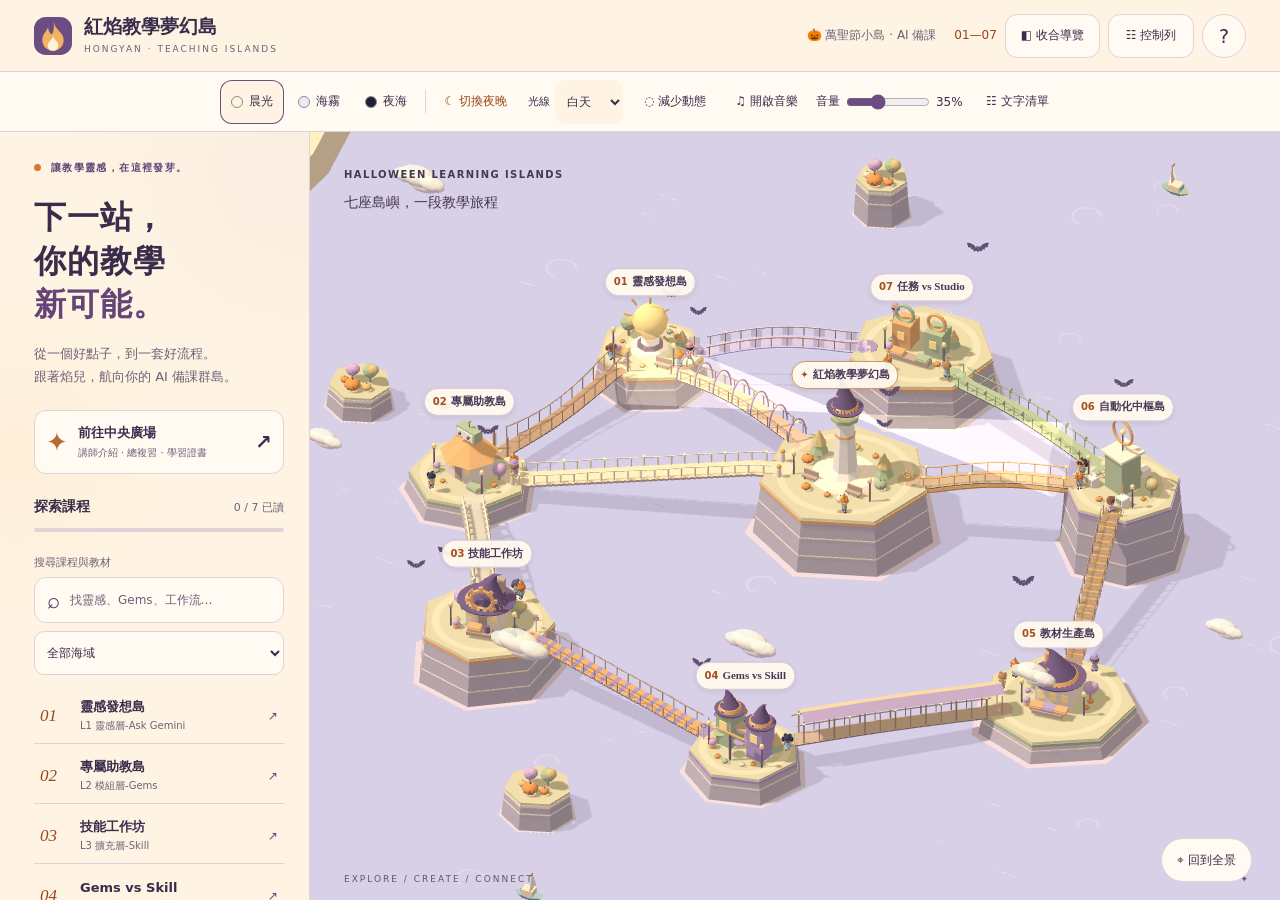
<file: index.html>
<!doctype html>
<html lang="zh-Hant" data-theme="morning">
<head><meta charset="utf-8"><meta name="viewport" content="width=device-width,initial-scale=1"><meta name="theme-color" content="#f6f0e4"><meta name="description" content="紅焰教學夢幻島：探索七座 AI 備課課程島，閱讀教材與完成測驗，從靈感走向自動化。"><title>紅焰教學夢幻島</title><link rel="icon" href="assets/flame.svg" type="image/svg+xml"><link rel="stylesheet" href="styles.css"><script type="importmap">{"imports":{"three":"./vendor/three.module.js"}}</script><script type="module" src="js/app.mjs"></script></head>
<body>
<a class="skip" href="#course-list">跳到課程清單</a>
<header class="header"><a class="brand" href="./" aria-label="紅焰教學夢幻島首頁"><img src="assets/flame.svg" alt="" width="38" height="38"><span>紅焰教學夢幻島<small>HONGYAN · TEACHING ISLANDS</small></span></a><div class="header-actions"><span class="edition">🎃 萬聖節小島 · AI 備課 <i>01—07</i></span><button id="rail-toggle" aria-controls="island-navigation" aria-expanded="true">◧ 導覽列</button><button id="controls-toggle" aria-controls="display-controls" aria-expanded="true">☷ 控制列</button><button id="help" class="icon-button" aria-label="操作說明">?</button></div></header>
<div id="display-controls" class="dock" aria-label="顯示與聲音設定"><div class="theme-switch" role="group" aria-label="底色主題"><button data-theme="morning" aria-pressed="true"><i style="background:#fff4e3"></i>晨光</button><button data-theme="mist" aria-pressed="false"><i style="background:#efe7f6"></i>海霧</button><button data-theme="night" aria-pressed="false"><i style="background:#231d36"></i>夜海</button></div><span class="dock-divider"></span><label class="light-label"><span>光線</span><select id="lighting" aria-label="晝夜光線"><option value="day">白天</option><option value="dusk">黃昏</option><option value="night">夜晚</option></select></label><button id="motion" aria-pressed="false">◌ 減少動態</button><button id="music" aria-pressed="false">♫ 開啟音樂</button><label class="music-volume"><span>音量</span><input id="music-volume" type="range" min="0" max="100" step="1" value="35" aria-label="背景音樂音量"><output id="music-volume-output" for="music-volume">35%</output></label><audio id="background-music" src="assets/The_Uninvited_Guest_s_Waltz.mp3" preload="none" loop></audio><button id="list-view">☷ 文字清單</button></div>
<main class="workspace">
<aside class="rail" id="island-navigation"><div class="eyebrow"><span></span> 讓教學靈感，在這裡發芽。</div><h1>下一站，<br>你的教學<span>新可能。</span></h1><p class="intro">從一個好點子，到一套好流程。<br>跟著焰兒，航向你的 AI 備課群島。</p><button class="center-entry" data-course="center"><span class="entry-symbol">✦</span><span>前往中央廣場<small>講師介紹 · 總複習 · 學習證書</small></span><b>↗</b></button>
<div class="rail-heading"><h2>探索課程</h2><span id="read-count">0 / 7 已讀</span></div><div class="progress-track"><span id="progress-fill"></span></div>
<label class="search-label" for="search">搜尋課程與教材</label><div class="search-box"><span aria-hidden="true">⌕</span><input id="search" type="search" placeholder="找靈感、Gems、工作流…" autocomplete="off"></div><label class="sr-only" for="group">篩選海域</label><select id="group"><option value="">全部海域</option><option>靈感與助教</option><option>技能與選擇</option><option>生產與自動化</option></select>
<nav id="course-list" aria-label="課程清單" tabindex="-1"><p>正在整理航線…</p></nav><p id="search-status" class="small" role="status"></p><footer class="rail-footer"><span>© 紅焰教學</span><a href="https://www.facebook.com/moodlela" target="_blank" rel="noopener noreferrer">與紅焰聯繫 ↗</a></footer></aside>
<section class="map" aria-label="互動 3D 課程群島"><div class="map-heading"><span class="eyebrow">HALLOWEEN LEARNING ISLANDS</span><p>七座島嶼，一段教學旅程</p></div><div id="scene"><div id="map-status" role="status">正在升起你的教學群島…</div></div><button id="overview" class="overview">⌖ 回到全景</button><div class="map-coordinate" aria-hidden="true">EXPLORE / CREATE / CONNECT <span>✦</span></div></section>
</main>
<div id="panel-scrim" hidden></div><section id="panel" role="dialog" aria-modal="true" aria-labelledby="panel-title" hidden><header class="panel-header"><div><span id="panel-kicker" class="eyebrow"></span><h2 id="panel-title"></h2></div><button id="close-panel" class="icon-button" aria-label="關閉課程面板">✕</button></header><p id="panel-intro"></p><div id="tabs" class="tabs" role="tablist" aria-label="課程內容"></div><div id="panel-content" tabindex="0"></div></section>
<dialog id="help-dialog"><button class="dialog-close icon-button" aria-label="關閉操作說明">✕</button><div id="host-guide" class="header-host" role="note" aria-label="島主焰兒操作說明"><img src="assets/mascot.svg" alt="" width="44" height="54"><p class="host-description">我是島主焰兒，在島上遇到我，我會隨時回答你問題喔！<small>課程導覽 · 功能說明 · 教材問答</small></p></div><h2>島主焰兒與操作說明</h2><p>先點一座島聚焦放大，再點主建築閱讀教材與進行測驗；中央主島點建築會進入可拖曳觀看的備課室，點室內焰兒才會開啟廣場內容。也可從課程清單直接閱讀。右上「導覽列」可收合左側清單，讓群島最大化；「控制列」可展開或收起顯示與音樂設定。</p><ul><li>滑鼠拖曳旋轉、滾輪縮放；手機用雙指縮放。</li><li>按 Esc 關閉面板，Tab 移動焦點，Enter 選取。</li><li>每課已讀、測驗達 75%，完成七課即可取得紀念證書。</li><li>進度與姓名只存在這個瀏覽器。清除瀏覽資料會刪除記錄。</li></ul><p class="notice">工具名稱與操作說明依提供教材保留原稿，未另行查證現行版本。</p></dialog>
<dialog id="certificate-dialog"><button class="dialog-close icon-button" aria-label="關閉證書">✕</button><div id="certificate-sheet"></div><div class="certificate-actions"><button id="download-certificate" class="primary">下載證書 PNG</button><button id="print-certificate">列印／另存 PDF</button></div></dialog>
<div id="toast" role="status" aria-live="polite"></div><noscript><div class="noscript">此瀏覽器未啟用 JavaScript。<a href="content.html">開啟完整文字教材</a>。</div></noscript>
</body></html>
</file>
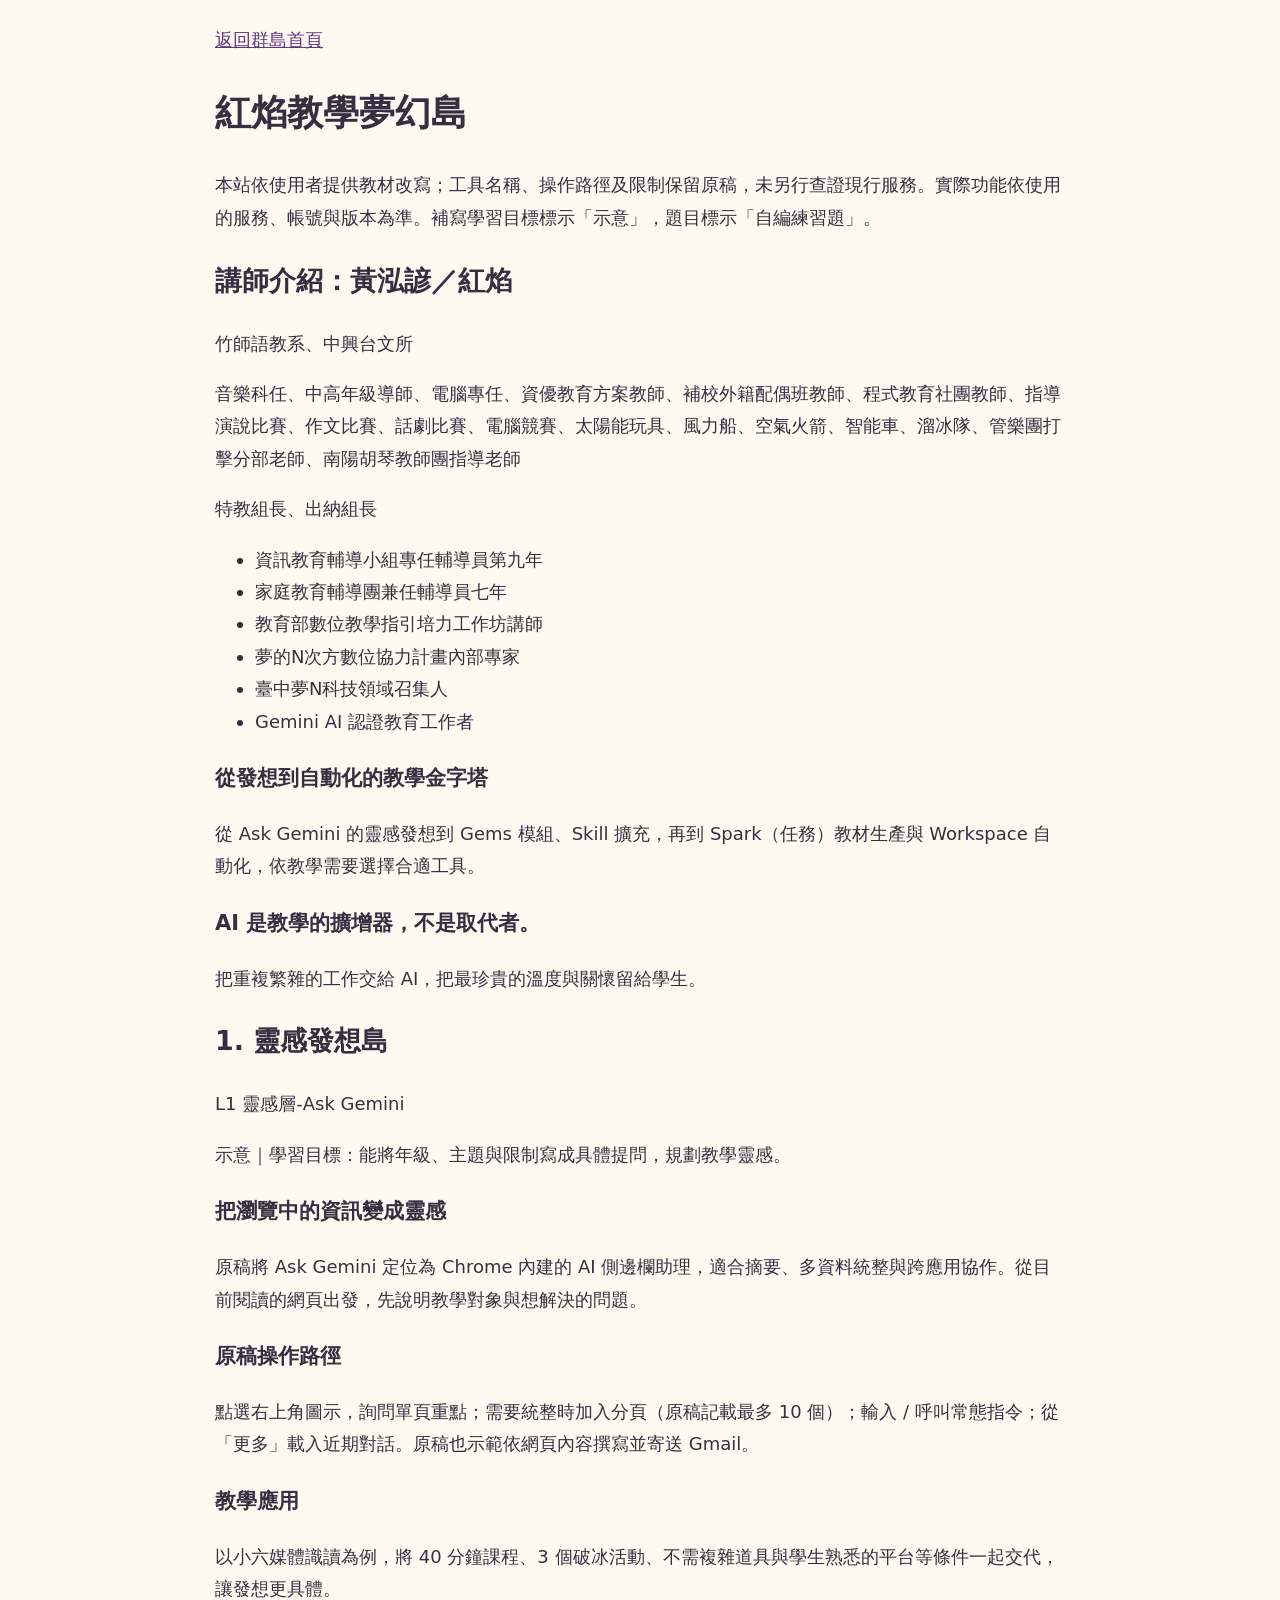
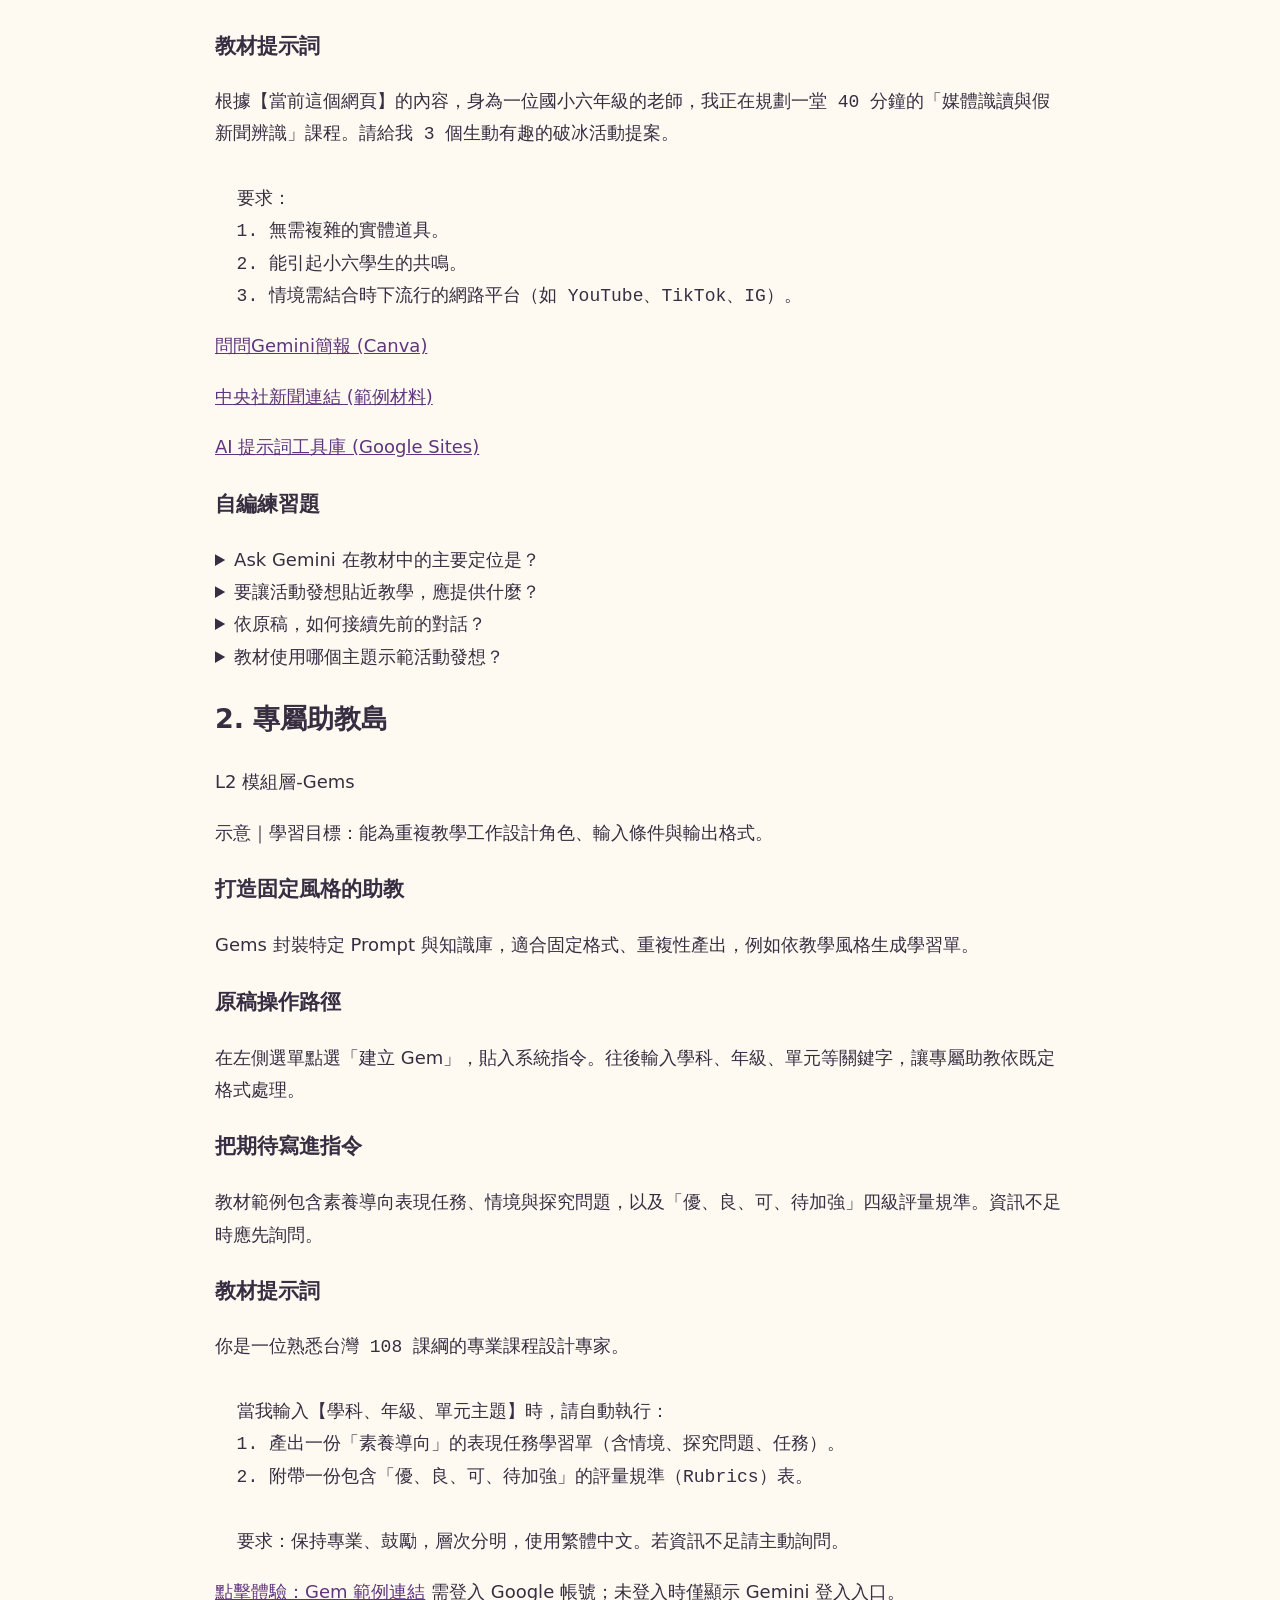
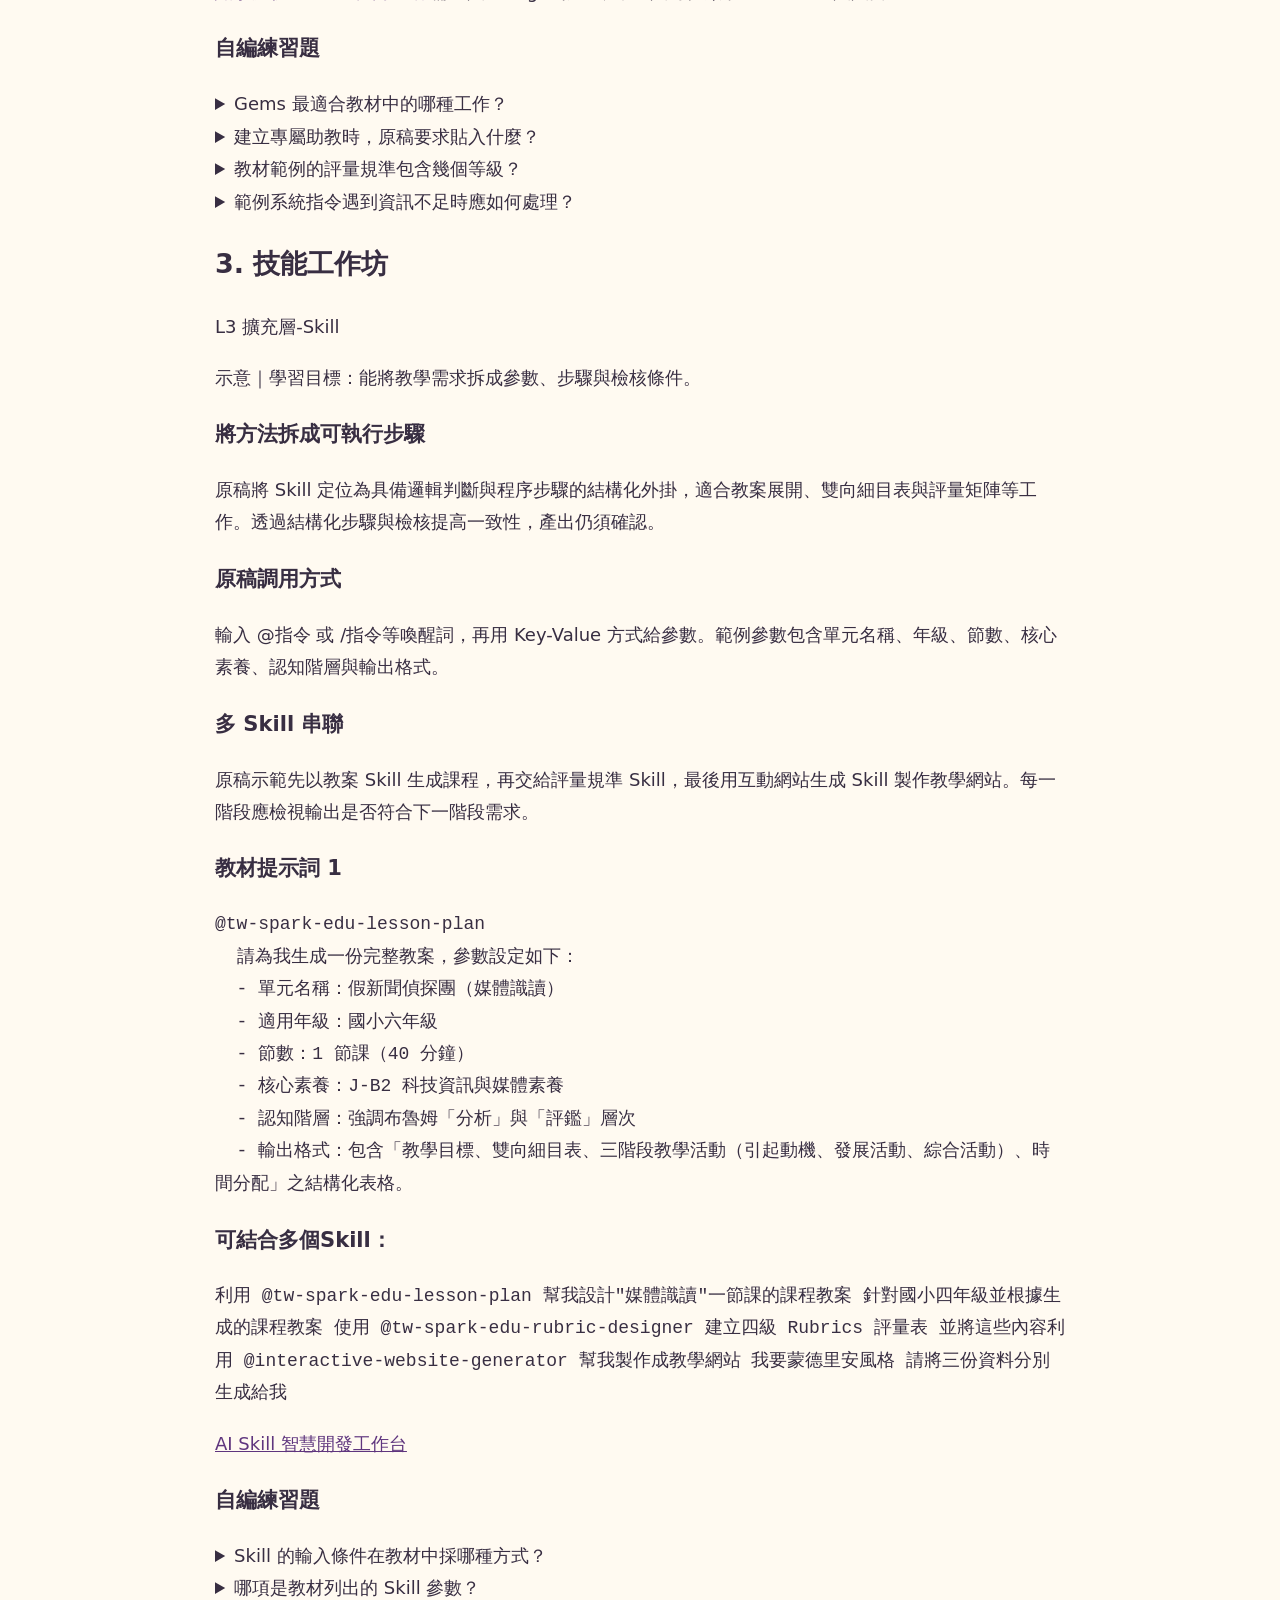
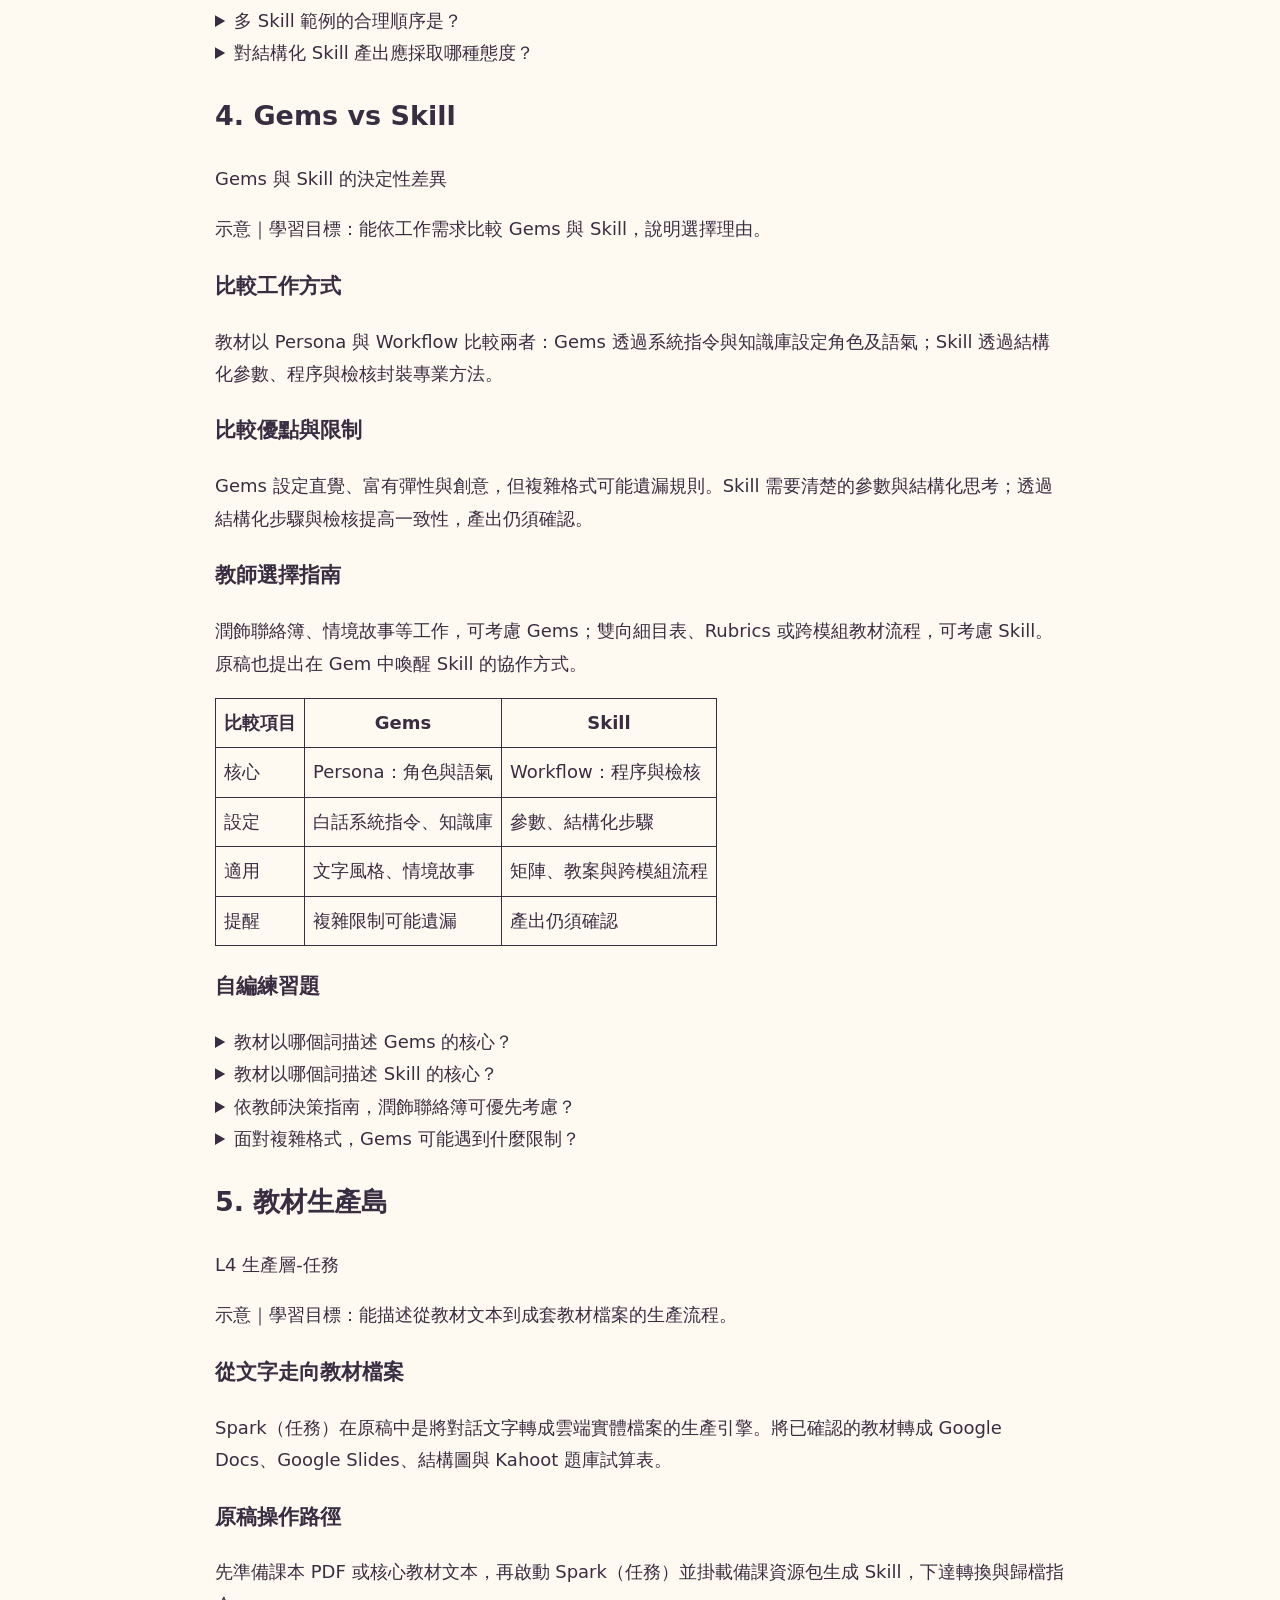
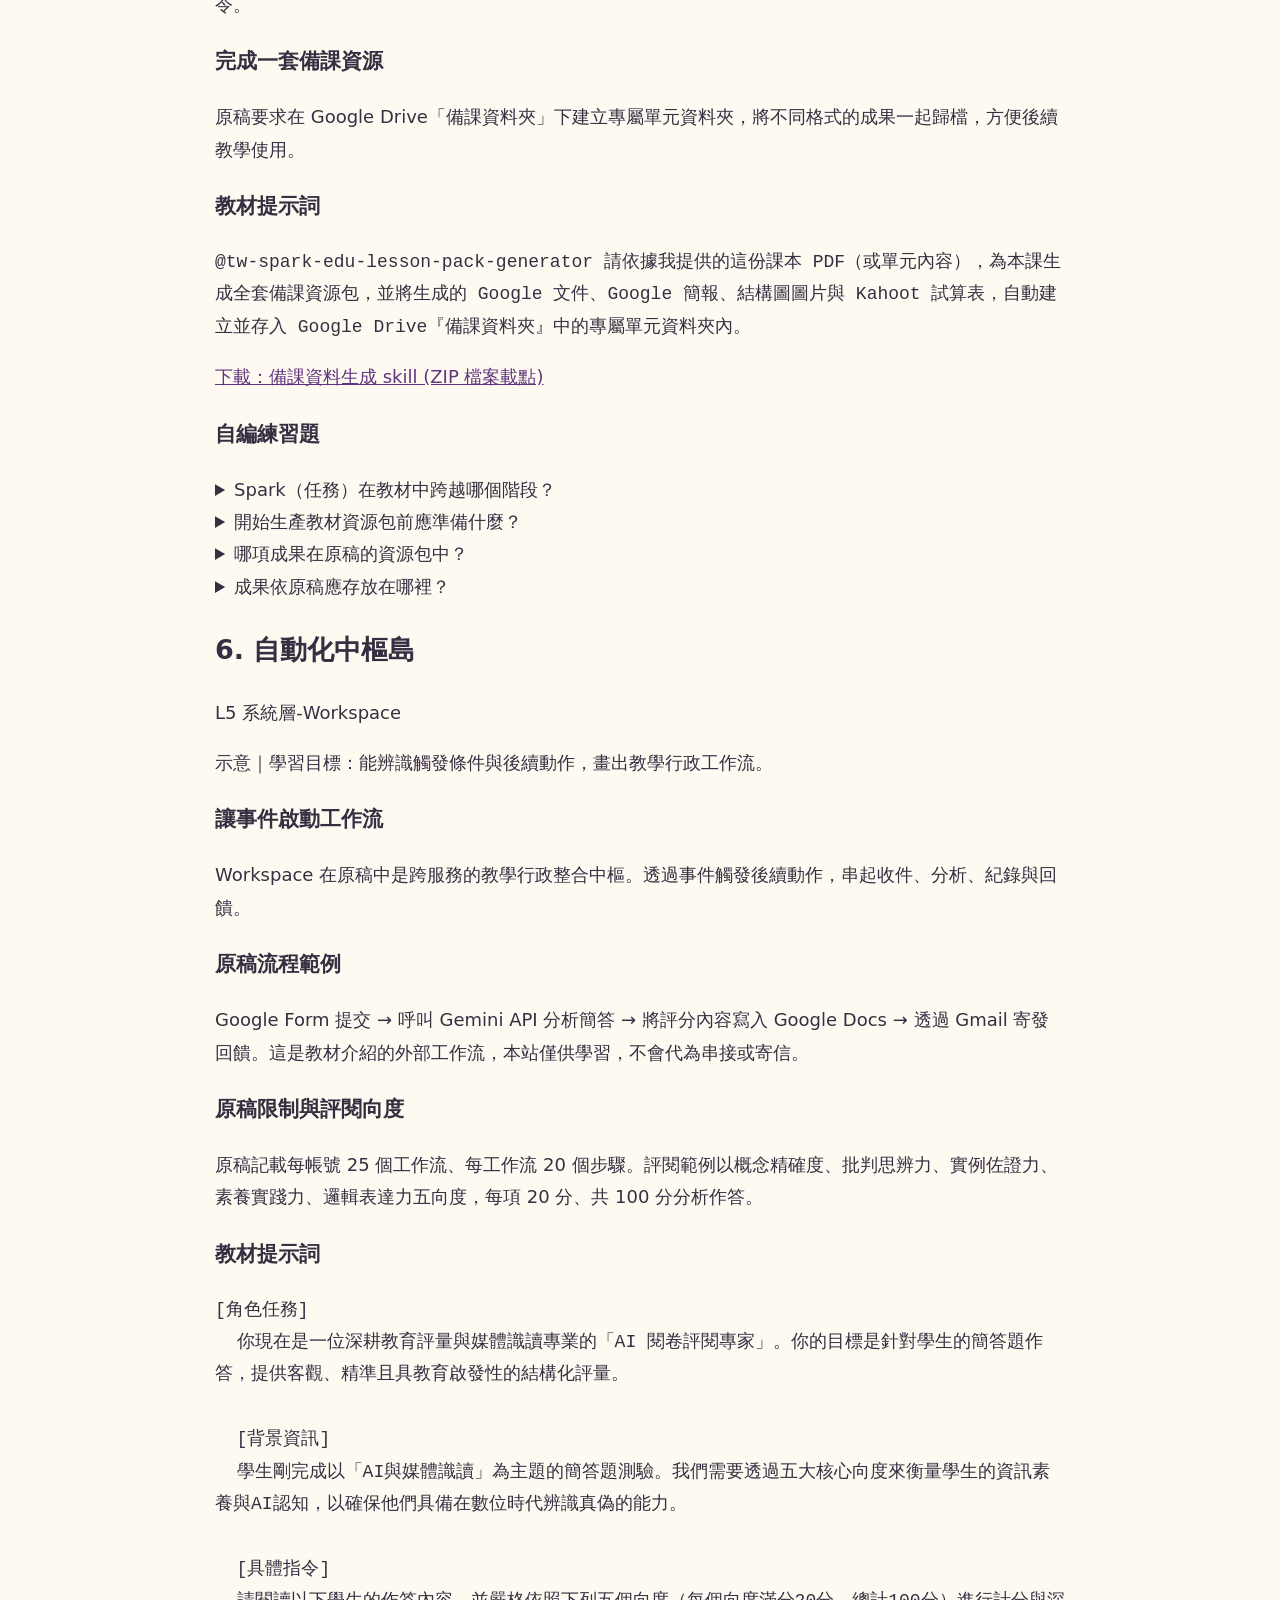
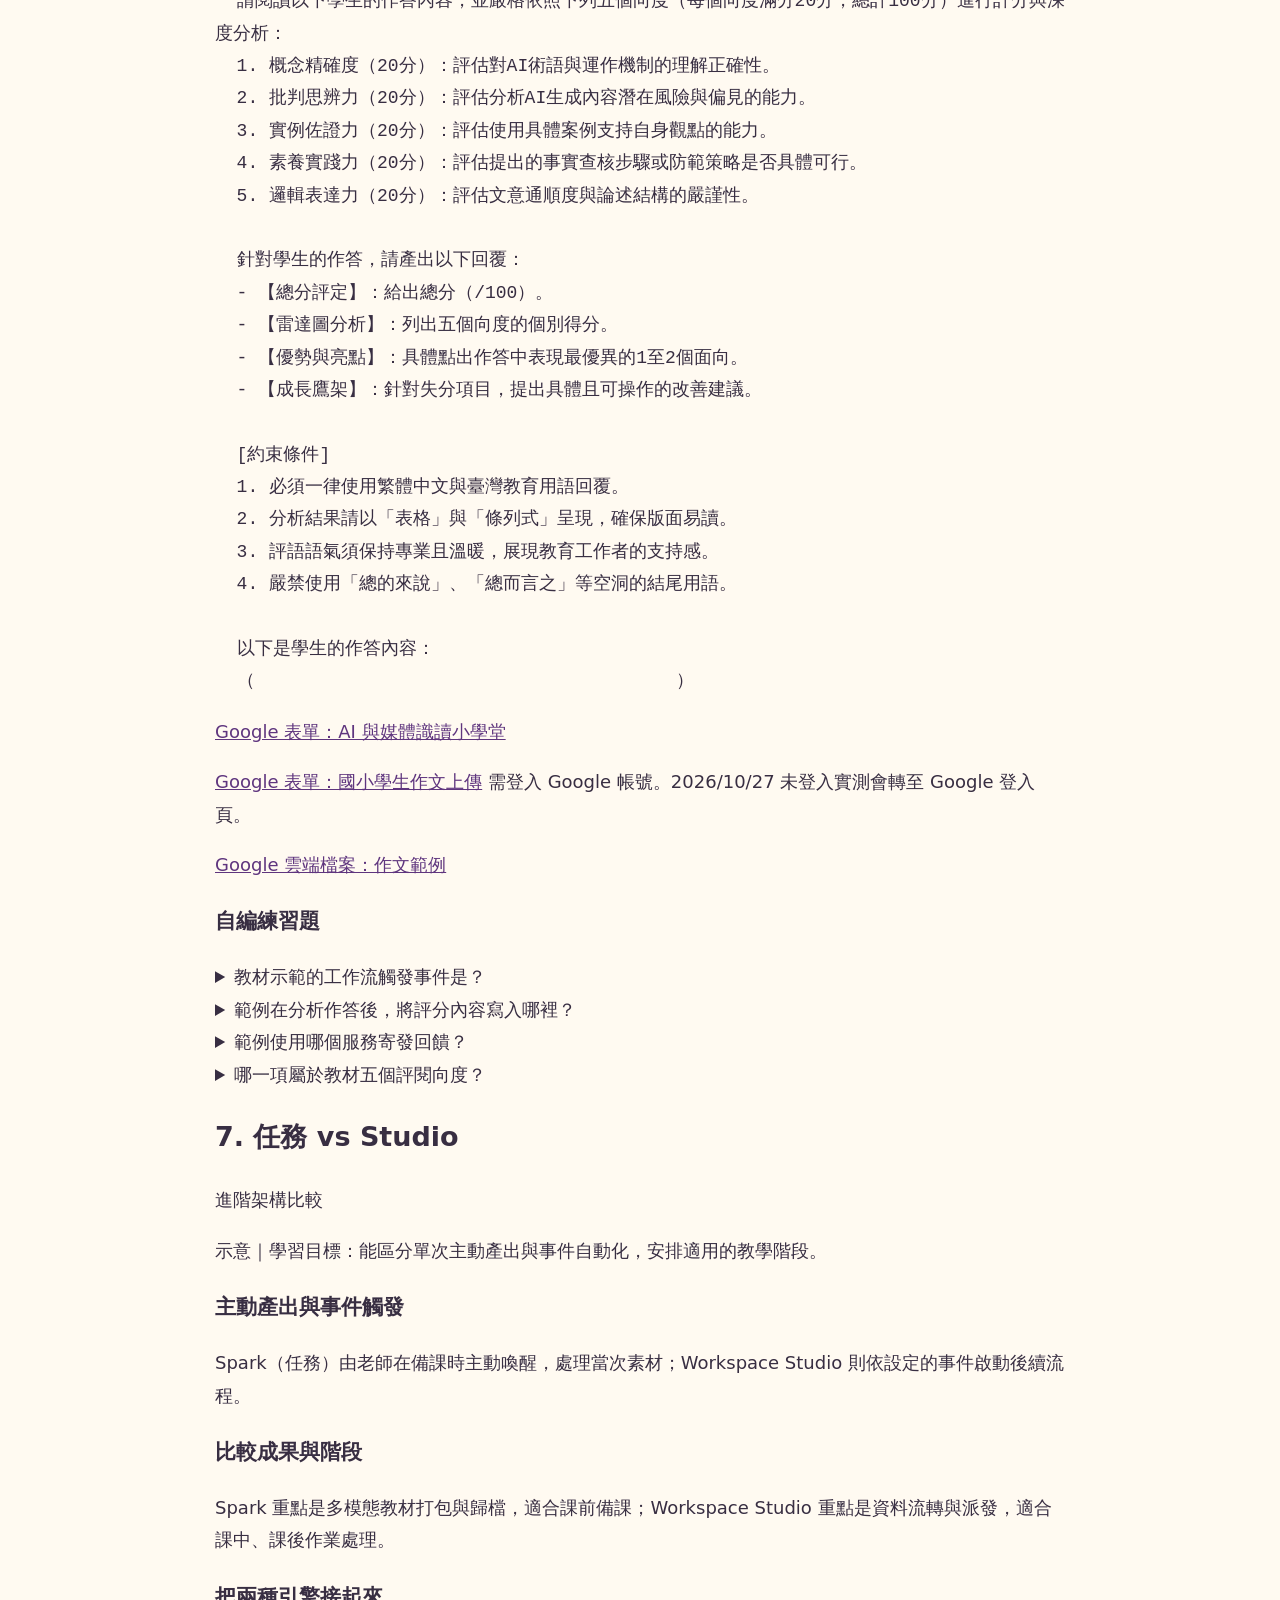
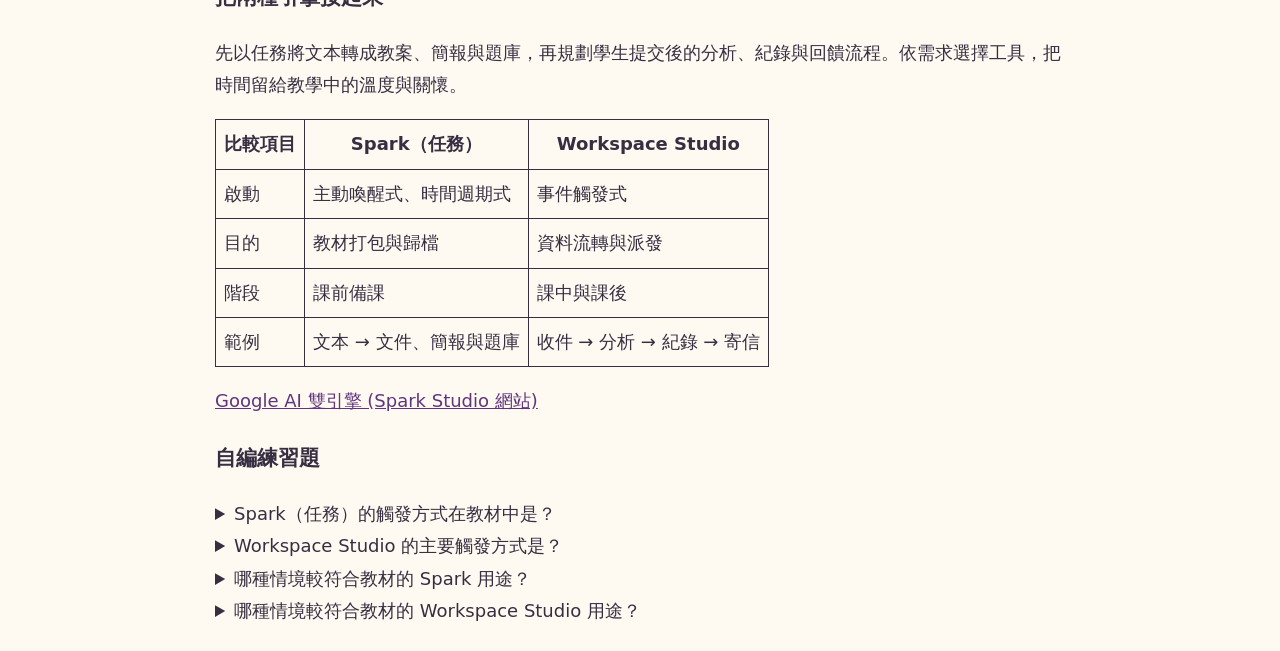
<file: content.html>
<!doctype html><html lang="zh-Hant"><meta charset="utf-8"><meta name="viewport" content="width=device-width,initial-scale=1"><title>完整文字教材｜紅焰教學夢幻島</title><style>body{font:18px/1.8 system-ui;max-width:850px;margin:auto;padding:24px;background:#fffaf1;color:#382e42}pre,p{white-space:pre-wrap;overflow-wrap:anywhere}table{border-collapse:collapse}td,th{border:1px solid;padding:8px}a{color:#5f357e}</style><body><main><a href="./">返回群島首頁</a><h1>紅焰教學夢幻島</h1><p>本站依使用者提供教材改寫；工具名稱、操作路徑及限制保留原稿，未另行查證現行服務。實際功能依使用的服務、帳號與版本為準。補寫學習目標標示「示意」，題目標示「自編練習題」。</p><h2>講師介紹：黃泓諺／紅焰</h2><p>竹師語教系、中興台文所</p><p>音樂科任、中高年級導師、電腦專任、資優教育方案教師、補校外籍配偶班教師、程式教育社團教師、指導演說比賽、作文比賽、話劇比賽、電腦競賽、太陽能玩具、風力船、空氣火箭、智能車、溜冰隊、管樂團打擊分部老師、南陽胡琴教師團指導老師</p><p>特教組長、出納組長</p><ul><li>資訊教育輔導小組專任輔導員第九年</li><li>家庭教育輔導團兼任輔導員七年</li><li>教育部數位教學指引培力工作坊講師</li><li>夢的N次方數位協力計畫內部專家</li><li>臺中夢N科技領域召集人</li><li>Gemini AI 認證教育工作者</li></ul><h3>從發想到自動化的教學金字塔</h3><p>從 Ask Gemini 的靈感發想到 Gems 模組、Skill 擴充，再到 Spark（任務）教材生產與 Workspace 自動化，依教學需要選擇合適工具。</p><h3>AI 是教學的擴增器，不是取代者。</h3><p>把重複繁雜的工作交給 AI，把最珍貴的溫度與關懷留給學生。</p><section><h2>1. 靈感發想島</h2><p>L1 靈感層-Ask Gemini</p><p>示意｜學習目標：能將年級、主題與限制寫成具體提問，規劃教學靈感。</p><h3>把瀏覽中的資訊變成靈感</h3><p>原稿將 Ask Gemini 定位為 Chrome 內建的 AI 側邊欄助理，適合摘要、多資料統整與跨應用協作。從目前閱讀的網頁出發，先說明教學對象與想解決的問題。</p><h3>原稿操作路徑</h3><p>點選右上角圖示，詢問單頁重點；需要統整時加入分頁（原稿記載最多 10 個）；輸入 / 呼叫常態指令；從「更多」載入近期對話。原稿也示範依網頁內容撰寫並寄送 Gmail。</p><h3>教學應用</h3><p>以小六媒體識讀為例，將 40 分鐘課程、3 個破冰活動、不需複雜道具與學生熟悉的平台等條件一起交代，讓發想更具體。</p><h3>教材提示詞</h3><pre>根據【當前這個網頁】的內容，身為一位國小六年級的老師，我正在規劃一堂 40 分鐘的「媒體識讀與假新聞辨識」課程。請給我 3 個生動有趣的破冰活動提案。

  要求：
  1. 無需複雜的實體道具。
  2. 能引起小六學生的共鳴。
  3. 情境需結合時下流行的網路平台（如 YouTube、TikTok、IG）。</pre><p><a href="https://www.canva.com/design/DAHLmMfNN0M/DX5WxXr8ID_4GMmg6t9kiA/view?utm_content=DAHLmMfNN0M&amp;utm_campaign=designshare&amp;utm_medium=link2&amp;utm_source=uniquelinks&amp;utlId=hb34d3dd3f8#4" target="_blank" rel="noopener noreferrer">問問Gemini簡報 (Canva)</a> </p><p><a href="https://www.cna.com.tw/news/aopl/202608100206.aspx" target="_blank" rel="noopener noreferrer">中央社新聞連結 (範例材料)</a> </p><p><a href="https://sites.google.com/view/fireskills/skills%E6%8C%87%E4%BB%A4%E9%9B%86" target="_blank" rel="noopener noreferrer">AI 提示詞工具庫 (Google Sites)</a> </p><h3>自編練習題</h3><details><summary>Ask Gemini 在教材中的主要定位是？</summary><ol><li>Chrome 內建的 AI 側邊欄助理</li><li>離線試算表程式</li><li>學生點名系統</li><li>雲端硬碟資料夾</li></ol><p>正確答案：Chrome 內建的 AI 側邊欄助理<br>教材將它用於網頁摘要、統整與教學發想。</p></details><details><summary>要讓活動發想貼近教學，應提供什麼？</summary><ol><li>年級、主題、時間與活動限制</li><li>只說「幫我想」</li><li>只給一個表情符號</li><li>只列資料夾名稱</li></ol><p>正確答案：年級、主題、時間與活動限制<br>教材範例明確交代小六、40 分鐘與無複雜道具等條件。</p></details><details><summary>依原稿，如何接續先前的對話？</summary><ol><li>從「更多」載入「近期對話」</li><li>必須建立試算表</li><li>先刪除所有分頁</li><li>只能重新提問</li></ol><p>正確答案：從「更多」載入「近期對話」<br>這是原稿列出的接續脈絡方式。</p></details><details><summary>教材使用哪個主題示範活動發想？</summary><ol><li>媒體識讀與假新聞辨識</li><li>游泳姿勢測驗</li><li>烹飪火候控制</li><li>校舍工程估價</li></ol><p>正確答案：媒體識讀與假新聞辨識<br>原稿以小六媒體識讀課程的破冰活動示範。</p></details></section><section><h2>2. 專屬助教島</h2><p>L2 模組層-Gems</p><p>示意｜學習目標：能為重複教學工作設計角色、輸入條件與輸出格式。</p><h3>打造固定風格的助教</h3><p>Gems 封裝特定 Prompt 與知識庫，適合固定格式、重複性產出，例如依教學風格生成學習單。</p><h3>原稿操作路徑</h3><p>在左側選單點選「建立 Gem」，貼入系統指令。往後輸入學科、年級、單元等關鍵字，讓專屬助教依既定格式處理。</p><h3>把期待寫進指令</h3><p>教材範例包含素養導向表現任務、情境與探究問題，以及「優、良、可、待加強」四級評量規準。資訊不足時應先詢問。</p><h3>教材提示詞</h3><pre>你是一位熟悉台灣 108 課綱的專業課程設計專家。

  當我輸入【學科、年級、單元主題】時，請自動執行：
  1. 產出一份「素養導向」的表現任務學習單（含情境、探究問題、任務）。
  2. 附帶一份包含「優、良、可、待加強」的評量規準（Rubrics）表。

  要求：保持專業、鼓勵，層次分明，使用繁體中文。若資訊不足請主動詢問。</pre><p><a href="https://gemini.google.com/gem/1ZPTjcGurju5-U2oRhyd-zbSAqyvMUpbj?usp=sharing" target="_blank" rel="noopener noreferrer">點擊體驗：Gem 範例連結</a> 需登入 Google 帳號；未登入時僅顯示 Gemini 登入入口。</p><h3>自編練習題</h3><details><summary>Gems 最適合教材中的哪種工作？</summary><ol><li>固定格式的重複性產出</li><li>更換電腦硬體</li><li>維修校園網路</li><li>紙張裁切</li></ol><p>正確答案：固定格式的重複性產出<br>原稿以學習單產生器等固定風格與格式的工作說明。</p></details><details><summary>建立專屬助教時，原稿要求貼入什麼？</summary><ol><li>系統指令</li><li>印表機驅動程式</li><li>瀏覽器歷史紀錄</li><li>學生密碼</li></ol><p>正確答案：系統指令<br>系統指令封裝角色、產出規格與要求。</p></details><details><summary>教材範例的評量規準包含幾個等級？</summary><ol><li>四級</li><li>兩級</li><li>六級</li><li>八級</li></ol><p>正確答案：四級<br>分別為優、良、可、待加強。</p></details><details><summary>範例系統指令遇到資訊不足時應如何處理？</summary><ol><li>主動詢問</li><li>自行虛構</li><li>忽略所有要求</li><li>停止顯示內容</li></ol><p>正確答案：主動詢問<br>原稿明確要求資訊不足時主動詢問。</p></details></section><section><h2>3. 技能工作坊</h2><p>L3 擴充層-Skill</p><p>示意｜學習目標：能將教學需求拆成參數、步驟與檢核條件。</p><h3>將方法拆成可執行步驟</h3><p>原稿將 Skill 定位為具備邏輯判斷與程序步驟的結構化外掛，適合教案展開、雙向細目表與評量矩陣等工作。透過結構化步驟與檢核提高一致性，產出仍須確認。</p><h3>原稿調用方式</h3><p>輸入 @指令 或 /指令等喚醒詞，再用 Key-Value 方式給參數。範例參數包含單元名稱、年級、節數、核心素養、認知階層與輸出格式。</p><h3>多 Skill 串聯</h3><p>原稿示範先以教案 Skill 生成課程，再交給評量規準 Skill，最後用互動網站生成 Skill 製作教學網站。每一階段應檢視輸出是否符合下一階段需求。</p><h3>教材提示詞 1</h3><pre>@tw-spark-edu-lesson-plan
  請為我生成一份完整教案，參數設定如下：
  - 單元名稱：假新聞偵探團（媒體識讀）
  - 適用年級：國小六年級
  - 節數：1 節課（40 分鐘）
  - 核心素養：J-B2 科技資訊與媒體素養
  - 認知階層：強調布魯姆「分析」與「評鑑」層次
  - 輸出格式：包含「教學目標、雙向細目表、三階段教學活動（引起動機、發展活動、綜合活動）、時間分配」之結構化表格。</pre><h3>可結合多個Skill：</h3><pre>利用 @tw-spark-edu-lesson-plan 幫我設計&quot;媒體識讀&quot;一節課的課程教案 針對國小四年級並根據生成的課程教案 使用 @tw-spark-edu-rubric-designer 建立四級 Rubrics 評量表 並將這些內容利用 @interactive-website-generator 幫我製作成教學網站 我要蒙德里安風格 請將三份資料分別生成給我</pre><p><a href="https://moodlela914.github.io/gemskills/" target="_blank" rel="noopener noreferrer">AI Skill 智慧開發工作台</a> </p><h3>自編練習題</h3><details><summary>Skill 的輸入條件在教材中採哪種方式？</summary><ol><li>參數化 Key-Value</li><li>只傳空白訊息</li><li>隨機輸入符號</li><li>完全不給條件</li></ol><p>正確答案：參數化 Key-Value<br>教材用年級、節數等明確參數示範。</p></details><details><summary>哪項是教材列出的 Skill 參數？</summary><ol><li>認知階層</li><li>學生帳號密碼</li><li>主機序號</li><li>瀏覽器下載紀錄</li></ol><p>正確答案：認知階層<br>原稿以分析、評鑑等認知階層設定教案方向。</p></details><details><summary>多 Skill 範例的合理順序是？</summary><ol><li>教案 → 評量規準 → 互動網站</li><li>網站 → 刪除教材 → 不評量</li><li>歸檔 → 關機 → 收款</li><li>點名 → 維修 → 裁紙</li></ol><p>正確答案：教案 → 評量規準 → 互動網站<br>原稿示範先建立課程，再依課程設計評量及網站。</p></details><details><summary>對結構化 Skill 產出應採取哪種態度？</summary><ol><li>透過步驟提高一致性，產出仍須確認</li><li>保證永遠零錯誤</li><li>無需閱讀就公開</li><li>所有參數皆可省略</li></ol><p>正確答案：透過步驟提高一致性，產出仍須確認<br>依使用者核准修訂，結構化不能取代人工確認。</p></details></section><section><h2>4. Gems vs Skill</h2><p>Gems 與 Skill 的決定性差異</p><p>示意｜學習目標：能依工作需求比較 Gems 與 Skill，說明選擇理由。</p><h3>比較工作方式</h3><p>教材以 Persona 與 Workflow 比較兩者：Gems 透過系統指令與知識庫設定角色及語氣；Skill 透過結構化參數、程序與檢核封裝專業方法。</p><h3>比較優點與限制</h3><p>Gems 設定直覺、富有彈性與創意，但複雜格式可能遺漏規則。Skill 需要清楚的參數與結構化思考；透過結構化步驟與檢核提高一致性，產出仍須確認。</p><h3>教師選擇指南</h3><p>潤飾聯絡簿、情境故事等工作，可考慮 Gems；雙向細目表、Rubrics 或跨模組教材流程，可考慮 Skill。原稿也提出在 Gem 中喚醒 Skill 的協作方式。</p><table><thead><tr><th>比較項目</th><th>Gems</th><th>Skill</th></tr></thead><tbody><tr><td>核心</td><td>Persona：角色與語氣</td><td>Workflow：程序與檢核</td></tr><tr><td>設定</td><td>白話系統指令、知識庫</td><td>參數、結構化步驟</td></tr><tr><td>適用</td><td>文字風格、情境故事</td><td>矩陣、教案與跨模組流程</td></tr><tr><td>提醒</td><td>複雜限制可能遺漏</td><td>產出仍須確認</td></tr></tbody></table><h3>自編練習題</h3><details><summary>教材以哪個詞描述 Gems 的核心？</summary><ol><li>Persona</li><li>印表機</li><li>資料夾</li><li>硬碟</li></ol><p>正確答案：Persona<br>比較表以 Persona 說明角色與語氣設定。</p></details><details><summary>教材以哪個詞描述 Skill 的核心？</summary><ol><li>Workflow</li><li>字型</li><li>投影機</li><li>紙張</li></ol><p>正確答案：Workflow<br>比較表以 Workflow 說明結構化步驟與檢核。</p></details><details><summary>依教師決策指南，潤飾聯絡簿可優先考慮？</summary><ol><li>Gems</li><li>網路交換器</li><li>資料夾重新命名</li><li>鍵盤驅動程式</li></ol><p>正確答案：Gems<br>此工作偏向語氣、教學風格與彈性文字產出。</p></details><details><summary>面對複雜格式，Gems 可能遇到什麼限制？</summary><ol><li>跑版或遺忘規則</li><li>必然停止供電</li><li>無法輸入文字</li><li>只能產出圖像</li></ol><p>正確答案：跑版或遺忘規則<br>原稿提醒機率生成遇到嚴格限制時可能不一致。</p></details></section><section><h2>5. 教材生產島</h2><p>L4 生產層-任務</p><p>示意｜學習目標：能描述從教材文本到成套教材檔案的生產流程。</p><h3>從文字走向教材檔案</h3><p>Spark（任務）在原稿中是將對話文字轉成雲端實體檔案的生產引擎。將已確認的教材轉成 Google Docs、Google Slides、結構圖與 Kahoot 題庫試算表。</p><h3>原稿操作路徑</h3><p>先準備課本 PDF 或核心教材文本，再啟動 Spark（任務）並掛載備課資源包生成 Skill，下達轉換與歸檔指令。</p><h3>完成一套備課資源</h3><p>原稿要求在 Google Drive「備課資料夾」下建立專屬單元資料夾，將不同格式的成果一起歸檔，方便後續教學使用。</p><h3>教材提示詞</h3><pre>@tw-spark-edu-lesson-pack-generator 請依據我提供的這份課本 PDF（或單元內容），為本課生成全套備課資源包，並將生成的 Google 文件、Google 簡報、結構圖圖片與 Kahoot 試算表，自動建立並存入 Google Drive『備課資料夾』中的專屬單元資料夾內。</pre><p><a href="https://u1.padletusercontent.com/uploads/padlet-uploads-usc1/1736270122/df8935d96eef982d28dcd34543dd5999/tw_spark_edu_lesson_pack_generator.zip?token=[base64]" target="_blank" rel="noopener noreferrer">下載：備課資料生成 skill (ZIP 檔案載點)</a> </p><h3>自編練習題</h3><details><summary>Spark（任務）在教材中跨越哪個階段？</summary><ol><li>對話文字到雲端實體檔案</li><li>電力到網路線</li><li>紙張到木材</li><li>攝影機到印表機</li></ol><p>正確答案：對話文字到雲端實體檔案<br>教材定位為將確認後文字轉為教材檔案的生產引擎。</p></details><details><summary>開始生產教材資源包前應準備什麼？</summary><ol><li>課本 PDF 或核心教材文本</li><li>學生密碼清單</li><li>電腦硬體報價</li><li>空白訊息</li></ol><p>正確答案：課本 PDF 或核心教材文本<br>原稿第一步是準備來源教材。</p></details><details><summary>哪項成果在原稿的資源包中？</summary><ol><li>Kahoot 題庫試算表</li><li>校車維修單</li><li>銀行轉帳憑證</li><li>宿舍門禁卡</li></ol><p>正確答案：Kahoot 題庫試算表<br>原稿列出文件、簡報、結構圖與 Kahoot 試算表。</p></details><details><summary>成果依原稿應存放在哪裡？</summary><ol><li>Google Drive 的專屬單元資料夾</li><li>只留在對話標題</li><li>隨機刪除</li><li>學生密碼欄</li></ol><p>正確答案：Google Drive 的專屬單元資料夾<br>指令要求建立單元資料夾，統整歸檔。</p></details></section><section><h2>6. 自動化中樞島</h2><p>L5 系統層-Workspace</p><p>示意｜學習目標：能辨識觸發條件與後續動作，畫出教學行政工作流。</p><h3>讓事件啟動工作流</h3><p>Workspace 在原稿中是跨服務的教學行政整合中樞。透過事件觸發後續動作，串起收件、分析、紀錄與回饋。</p><h3>原稿流程範例</h3><p>Google Form 提交 → 呼叫 Gemini API 分析簡答 → 將評分內容寫入 Google Docs → 透過 Gmail 寄發回饋。這是教材介紹的外部工作流，本站僅供學習，不會代為串接或寄信。</p><h3>原稿限制與評閱向度</h3><p>原稿記載每帳號 25 個工作流、每工作流 20 個步驟。評閱範例以概念精確度、批判思辨力、實例佐證力、素養實踐力、邏輯表達力五向度，每項 20 分、共 100 分分析作答。</p><h3>教材提示詞</h3><pre>[角色任務]
  你現在是一位深耕教育評量與媒體識讀專業的「AI 閱卷評閱專家」。你的目標是針對學生的簡答題作答，提供客觀、精準且具教育啟發性的結構化評量。

  [背景資訊]
  學生剛完成以「AI與媒體識讀」為主題的簡答題測驗。我們需要透過五大核心向度來衡量學生的資訊素養與AI認知，以確保他們具備在數位時代辨識真偽的能力。

  [具體指令]
  請閱讀以下學生的作答內容，並嚴格依照下列五個向度（每個向度滿分20分，總計100分）進行計分與深度分析：
  1. 概念精確度（20分）：評估對AI術語與運作機制的理解正確性。
  2. 批判思辨力（20分）：評估分析AI生成內容潛在風險與偏見的能力。
  3. 實例佐證力（20分）：評估使用具體案例支持自身觀點的能力。
  4. 素養實踐力（20分）：評估提出的事實查核步驟或防範策略是否具體可行。
  5. 邏輯表達力（20分）：評估文意通順度與論述結構的嚴謹性。

  針對學生的作答，請產出以下回覆：
  - 【總分評定】：給出總分（/100）。
  - 【雷達圖分析】：列出五個向度的個別得分。
  - 【優勢與亮點】：具體點出作答中表現最優異的1至2個面向。
  - 【成長鷹架】：針對失分項目，提出具體且可操作的改善建議。

  [約束條件]
  1. 必須一律使用繁體中文與臺灣教育用語回覆。
  2. 分析結果請以「表格」與「條列式」呈現，確保版面易讀。
  3. 評語語氣須保持專業且溫暖，展現教育工作者的支持感。
  4. 嚴禁使用「總的來說」、「總而言之」等空洞的結尾用語。

  以下是學生的作答內容：
  （                                       ）</pre><p><a href="https://docs.google.com/forms/d/e/1FAIpQLSeXGEDD15aoSWfUuVnDVUYDAQT18z3Glyc0orc8nErMpiPvmA/viewform" target="_blank" rel="noopener noreferrer">Google 表單：AI 與媒體識讀小學堂</a> </p><p><a href="https://docs.google.com/forms/d/e/1FAIpQLSeZiQxbILLUaVcp5YNn76YQANyocaM2n6pN9eeBRgpGIYclGA/viewform" target="_blank" rel="noopener noreferrer">Google 表單：國小學生作文上傳</a> 需登入 Google 帳號。2026/10/27 未登入實測會轉至 Google 登入頁。</p><p><a href="https://drive.google.com/file/d/1uDeNNTBMOU2ynpUBXBktfagf7w33i3dU/view?usp=sharing" target="_blank" rel="noopener noreferrer">Google 雲端檔案：作文範例</a> </p><h3>自編練習題</h3><details><summary>教材示範的工作流觸發事件是？</summary><ol><li>Google Form 被提交</li><li>教師更換滑鼠</li><li>投影機關閉</li><li>桌面背景改色</li></ol><p>正確答案：Google Form 被提交<br>表單提交啟動後續分析、紀錄與寄送。</p></details><details><summary>範例在分析作答後，將評分內容寫入哪裡？</summary><ol><li>Google Docs</li><li>硬體 BIOS</li><li>紙張裁刀</li><li>瀏覽器書籤名稱</li></ol><p>正確答案：Google Docs<br>教材流程為 Gemini API 分析後寫入 Google Docs。</p></details><details><summary>範例使用哪個服務寄發回饋？</summary><ol><li>Gmail</li><li>相機</li><li>計算機</li><li>字型管理器</li></ol><p>正確答案：Gmail<br>原稿最後一步透過 Gmail 派送回饋。</p></details><details><summary>哪一項屬於教材五個評閱向度？</summary><ol><li>批判思辨力</li><li>鍵盤打字速度</li><li>螢幕尺寸</li><li>電腦價格</li></ol><p>正確答案：批判思辨力<br>五向度包含概念、思辨、佐證、實踐及表達。</p></details></section><section><h2>7. 任務 vs  Studio</h2><p>進階架構比較</p><p>示意｜學習目標：能區分單次主動產出與事件自動化，安排適用的教學階段。</p><h3>主動產出與事件觸發</h3><p>Spark（任務）由老師在備課時主動喚醒，處理當次素材；Workspace Studio 則依設定的事件啟動後續流程。</p><h3>比較成果與階段</h3><p>Spark 重點是多模態教材打包與歸檔，適合課前備課；Workspace Studio 重點是資料流轉與派發，適合課中、課後作業處理。</p><h3>把兩種引擎接起來</h3><p>先以任務將文本轉成教案、簡報與題庫，再規劃學生提交後的分析、紀錄與回饋流程。依需求選擇工具，把時間留給教學中的溫度與關懷。</p><table><thead><tr><th>比較項目</th><th>Spark（任務）</th><th>Workspace Studio</th></tr></thead><tbody><tr><td>啟動</td><td>主動喚醒式、時間週期式</td><td>事件觸發式</td></tr><tr><td>目的</td><td>教材打包與歸檔</td><td>資料流轉與派發</td></tr><tr><td>階段</td><td>課前備課</td><td>課中與課後</td></tr><tr><td>範例</td><td>文本 → 文件、簡報與題庫</td><td>收件 → 分析 → 紀錄 → 寄信</td></tr></tbody></table><p><a href="https://moodlela914.github.io/sparkstudio" target="_blank" rel="noopener noreferrer">Google AI 雙引擎 (Spark Studio 網站)</a> </p><h3>自編練習題</h3><details><summary>Spark（任務）的觸發方式在教材中是？</summary><ol><li>教師主動喚醒</li><li>學生提交後永遠自動啟動</li><li>只能午夜啟動</li><li>由印表機墨水決定</li></ol><p>正確答案：教師主動喚醒<br>教材將其定位為 On-Demand 單次產出。</p></details><details><summary>Workspace Studio 的主要觸發方式是？</summary><ol><li>事件觸發</li><li>每次必須手動貼完整指令</li><li>只能按投影機開關</li><li>由紙張顏色決定</li></ol><p>正確答案：事件觸發<br>設定規則後由事件啟動工作流。</p></details><details><summary>哪種情境較符合教材的 Spark 用途？</summary><ol><li>課前將文本打包為教材</li><li>課後依表單提交自動派發</li><li>電腦硬碟修復</li><li>校舍清潔排程</li></ol><p>正確答案：課前將文本打包為教材<br>Spark 聚焦主動生成多種教材檔案。</p></details><details><summary>哪種情境較符合教材的 Workspace Studio 用途？</summary><ol><li>收件後分析、寫紀錄並寄信</li><li>單次發想破冰活動</li><li>只潤飾一則聯絡簿</li><li>手動替換簡報字型</li></ol><p>正確答案：收件後分析、寫紀錄並寄信<br>Studio 聚焦課中、課後的資料流轉與派發。</p></details></section></main></body></html>
</file>
<file: styles.css>
@charset "UTF-8";
:root{--bg:#f6f0e4;--surface:#fffdf7;--ink:#193c3b;--muted:#536c66;--line:#d9ddd0;--primary:#2f7a6b;--accent:#a9521e;--water:#bed4d3;--shadow:0 16px 52px #183d3b18;font-family:"Noto Sans TC","Microsoft JhengHei",system-ui,sans-serif;color:var(--ink);background:var(--bg);font-size:15px;color-scheme:light}
html[data-theme=mist]{--bg:#dcebee;--surface:#f5fbfb;--ink:#163c43;--muted:#4c6970;--line:#bed3d7;--water:#b0cccf}
html[data-theme=night]{--bg:#16222e;--surface:#233445;--ink:#f3f1e8;--muted:#c0cfd3;--line:#465c6c;--primary:#9ed8c6;--accent:#ffbd81;--water:#193f76;color-scheme:dark}
*{box-sizing:border-box}body{margin:0}button,input,select,textarea{font:inherit;color:inherit}button,select{min-height:44px}button,a,input,select,textarea{touch-action:manipulation}button{cursor:pointer;border:1px solid var(--line);background:var(--surface);border-radius:12px;padding:10px 15px;transition:background .16s,box-shadow .16s}button:hover{box-shadow:0 3px 12px #183d3b1c;background:var(--bg)}button:focus-visible,a:focus-visible,input:focus-visible,select:focus-visible,textarea:focus-visible,summary:focus-visible{outline:3px solid var(--accent);outline-offset:3px}button:disabled{opacity:.55;cursor:not-allowed}a{color:var(--primary);text-underline-offset:4px}h1,h2,h3,p{margin-top:0}h1,h2,.island-label{font-family:"LXGW WenKai TC","DFKai-SB","KaiTi","Microsoft JhengHei",serif}h1{font-size:36px;line-height:1.36;letter-spacing:1px;margin:21px 0 15px}h1 span{color:var(--primary)}h2{font-size:24px}h3{font-size:18px}p,li{line-height:1.8}small{display:block}button.primary{background:var(--primary);color:var(--surface);border-color:transparent;font-weight:700}html[data-theme=night] button.primary{color:#16222e}.small{font-size:12px;color:var(--muted)}.eyebrow{font-size:10px;font-weight:800;letter-spacing:1.4px;color:var(--primary)}.eyebrow>span{display:inline-block;width:7px;height:7px;background:#d9792f;border-radius:100%;margin-right:5px}.header{height:84px;padding:0 34px;display:flex;align-items:center;justify-content:space-between;border-bottom:1px solid var(--line);position:relative;z-index:3;background:var(--bg)}.brand{display:flex;gap:12px;align-items:center;text-decoration:none;color:var(--ink);font-size:19px;font-weight:800}.brand small{font:9px/2 system-ui;letter-spacing:2px;color:var(--muted)}.header-actions{display:flex;align-items:center;gap:24px}.edition{font-size:12px;color:var(--muted)}.edition i{font-style:normal;margin-left:14px;color:var(--accent)}.icon-button{width:44px;height:44px;padding:0;border-radius:50%;font-size:19px;flex-shrink:0}.workspace{display:grid;grid-template-columns:310px minmax(0,1fr);min-height:calc(100dvh - 84px);padding-bottom:90px}.rail{padding:29px 25px 12px 34px;z-index:2;background:var(--bg);border-right:1px solid var(--line)}.intro{font-size:13px;color:var(--muted)}.center-entry{display:flex;align-items:center;gap:10px;width:100%;text-align:left;padding:13px 11px;border:1px solid var(--line);margin:22px 0}.entry-symbol{font-size:26px;color:var(--accent)}.center-entry span:nth-child(2){flex:1;font-size:13px;font-weight:700}.center-entry small{font-size:10px;color:var(--muted);margin-top:4px;font-weight:400}.center-entry b{font-size:20px}.rail-heading{display:flex;align-items:center;justify-content:space-between;margin-top:24px}.rail-heading h2{font-family:inherit;font-size:14px;margin:0}.rail-heading>span{font-size:11px;color:var(--muted)}.progress-track{height:4px;background:var(--line);border-radius:6px;margin:12px 0 20px;overflow:hidden}.progress-track span{display:block;height:100%;background:#d9792f;width:0;transition:width .3s}.search-label{font-size:11px;color:var(--muted)}.search-box{display:flex;align-items:center;background:var(--surface);border:1px solid var(--line);border-radius:12px;margin:7px 0 8px;padding:0 12px;gap:8px}.search-box span{font-size:22px}.search-box input{min-height:44px;min-width:0;width:100%;border:0;background:transparent;font-size:12px;outline-offset:0}select{width:100%;border:1px solid var(--line);background:var(--surface);border-radius:10px;padding:8px;font-size:12px}#course-list{margin-top:13px}.course-entry{display:flex;width:100%;text-align:left;align-items:center;gap:11px;margin:4px 0;padding:8px 6px;border:0;background:transparent;border-bottom:1px solid var(--line);border-radius:0;min-height:56px}.course-entry .num{width:29px;color:var(--accent);font:italic 17px Georgia}.course-entry .course-name{font-size:13px;font-weight:700;flex:1}.course-entry small{font-size:10px;color:var(--muted);font-weight:400;margin-top:3px}.course-entry .visited{font-size:12px;color:var(--primary)}.rail-footer{display:flex;justify-content:space-between;font-size:10px;color:var(--muted);margin-top:20px}.rail-footer a{font-size:10px}.map{position:relative;min-height:640px;background:var(--water);overflow:hidden}.map-heading{position:absolute;top:32px;left:34px;z-index:1;pointer-events:none}.map-heading p{font-size:14px;margin:8px 0;color:#294b4c}.map-heading .eyebrow{color:#294b4c}html[data-theme=night] .map-heading p,html[data-theme=night] .map-heading .eyebrow{color:#e7edf0}#scene{position:absolute;inset:0}#scene canvas{display:block;touch-action:none}.map-guide{position:absolute;bottom:44px;left:28px;display:flex;gap:8px;align-items:center;z-index:1;pointer-events:none}.map-guide p{font-size:12px;background:var(--surface);padding:10px 15px;border-radius:16px;margin:0;box-shadow:var(--shadow)}.map-guide small{font-size:10px;color:var(--muted)}.overview{position:absolute;bottom:55px;right:28px;z-index:1;border-radius:30px;font-size:12px}.map-coordinate{position:absolute;bottom:16px;left:34px;right:30px;font:9px system-ui;letter-spacing:2px;color:#395e62;display:flex;justify-content:space-between}html[data-theme=night] .map-coordinate{color:#d8e5ef}#map-status{position:absolute;left:20px;right:20px;top:46%;text-align:center;z-index:1;color:var(--ink);font-size:14px;background:var(--surface);border-radius:18px;padding:18px}.island-label{min-height:44px;padding:9px 13px;white-space:nowrap;background:#fffdf5f5;color:#203f3b;border:1px solid #d4ded7;border-radius:28px;box-shadow:0 3px 8px #143d3926;font-size:13px;font-weight:800;pointer-events:auto;position:relative}.island-label b{color:#a9521e;font-family:system-ui;font-size:12px;margin-right:6px}.island-label.selected{background:#2f7a6b;color:#fff;box-shadow:0 0 0 4px #fff8}.island-label.selected b{color:#ffe1a2}.island-label.center{border-color:#cd8b3a}.dock{position:fixed;bottom:17px;left:50%;transform:translateX(-50%);display:flex;align-items:center;gap:7px;padding:7px 10px;background:var(--surface);border:1px solid var(--line);border-radius:20px;z-index:4;box-shadow:var(--shadow);white-space:nowrap}.dock button{border:0;background:transparent;font-size:12px;padding:8px 11px;min-height:44px}.dock button[aria-pressed=true]{background:var(--bg);box-shadow:inset 0 0 0 1px var(--primary)}.theme-switch{display:flex;gap:3px}.theme-switch i{display:inline-block;width:12px;height:12px;border:1px solid #81928e;border-radius:50%;vertical-align:middle;margin-right:6px}.dock-divider{height:23px;width:1px;background:var(--line)}.light-label{display:flex;align-items:center;gap:5px;font-size:11px;padding:0 3px}.light-label select{width:68px;border:0;background:var(--bg)}.dock #day-toggle{color:var(--accent)}#panel-scrim{position:fixed;inset:0;background:#122a3355;z-index:9;backdrop-filter:blur(3px)}#panel{position:fixed;right:18px;top:18px;bottom:18px;width:min(640px,calc(100% - 36px));z-index:10;background:var(--surface);box-shadow:0 20px 90px #102c3e44;border:1px solid var(--line);border-radius:25px;padding:24px;display:flex;flex-direction:column;overflow:hidden}#panel[hidden],#panel-scrim[hidden]{display:none}.panel-header{display:flex;align-items:flex-start;gap:15px;justify-content:space-between}.panel-header h2{margin:9px 0 10px;font-size:28px}#panel-intro{font-size:13px;color:var(--muted);margin-bottom:16px;flex-shrink:0}.tabs{display:flex;border-bottom:1px solid var(--line);flex-shrink:0;margin-bottom:8px}.tabs button{flex:1;border:0;border-radius:0;background:transparent;font-size:14px}.tabs button[aria-selected=true]{color:var(--primary);border-bottom:3px solid var(--primary);font-weight:800}#panel-content{overflow-y:auto;overscroll-behavior:contain;flex:1;padding:17px 5px 35px;scrollbar-gutter:stable}.content-block{padding:17px 0;border-bottom:1px solid var(--line);scroll-margin-top:10px}.content-block h3{margin-bottom:10px}.content-block p{font-size:14px;margin:0}.notice{background:var(--bg);border-left:3px solid var(--accent);border-radius:3px 12px 12px 3px;padding:13px 15px;font-size:12px;line-height:1.8;margin:12px 0 20px}.tag{display:inline-block;color:var(--accent);font-size:11px;margin-bottom:8px}.content-links{list-style:none;padding:0;margin:14px 0}.content-links a{display:block;border:1px solid var(--line);border-radius:10px;padding:12px 14px;margin:7px 0;font-size:13px;min-height:44px}.prompt{background:var(--bg);border:1px solid var(--line);border-radius:14px;padding:15px;margin:14px 0}.prompt pre{font:12px/1.9 "Microsoft JhengHei",sans-serif;white-space:pre-wrap;word-break:break-word;margin:0 0 10px}.prompt button{font-size:12px}.action-row{display:flex;flex-wrap:wrap;gap:9px;margin-top:20px}.worksheet-label{display:block;margin:20px 0;font-size:14px;line-height:1.8}.worksheet-label textarea{display:block;resize:vertical;width:100%;min-height:110px;padding:12px;border:1px solid var(--line);background:var(--bg);border-radius:12px;margin-top:10px;font-size:14px}.quiz-question{border:1px solid var(--line);border-radius:16px;padding:18px;margin:15px 0}.quiz-question legend{font-size:14px;font-weight:700;padding:0 6px}.option{display:flex;align-items:flex-start;gap:9px;padding:12px 8px;margin:3px 0;font-size:13px;line-height:1.6;border-radius:8px;cursor:pointer;min-height:44px}.option:hover{background:var(--bg)}.option input{margin-top:4px;accent-color:var(--primary);width:17px;height:17px;flex-shrink:0}.answer-explanation{background:var(--bg);padding:12px;border-radius:10px;font-size:13px;margin-top:10px}.answer-explanation.bad{border-left:3px solid #ad4c37}.answer-explanation.good{border-left:3px solid var(--primary)}.quiz-result{padding:18px;background:var(--bg);border:1px solid var(--line);border-radius:13px;font-weight:700}.speaker{display:grid;grid-template-columns:135px 1fr;gap:20px;margin:20px 0}.speaker img{width:100%;border-radius:18px}.speaker h3{margin:4px 0 8px;font-size:24px}.speaker p{font-size:13px}.speaker-detail h4{color:var(--primary);margin-bottom:8px}.speaker-detail p,.speaker-detail li{font-size:13px}.speaker-detail ul{padding-left:20px}.progress-item{display:flex;align-items:center;justify-content:space-between;gap:10px;padding:12px 0;border-bottom:1px solid var(--line);font-size:13px}.progress-item small{color:var(--muted);font-size:11px}.progress-item button{font-size:12px}.certificate-box{border:1px solid var(--line);border-radius:14px;padding:17px;margin:22px 0}.certificate-box input{min-height:44px;border:1px solid var(--line);border-radius:9px;padding:10px;width:100%;background:var(--bg);margin:10px 0}.danger{color:#ad4c37}html[data-theme=night] .danger{color:#ffb3a2}table{border-collapse:collapse;width:100%;font-size:12px;line-height:1.8;margin:20px 0}th,td{border:1px solid var(--line);padding:10px;text-align:left}th{background:var(--bg)}dialog{color:var(--ink);background:var(--surface);border:1px solid var(--line);border-radius:24px;padding:28px;max-width:min(620px,calc(100vw - 28px));max-height:90dvh;overflow:auto;box-shadow:var(--shadow)}dialog::backdrop{background:#122a3377;backdrop-filter:blur(4px)}dialog h2{margin-top:15px}dialog p,dialog li{font-size:14px}.dialog-close{float:right}.certificate-paper{text-align:center;padding:40px 26px;background:#fffaf0;color:#193c3b;border:8px double #b99050;min-height:400px}.certificate-paper h2{font-size:30px}.certificate-paper .recipient{font-size:30px;margin:30px 0 15px}.certificate-paper p{font-size:14px}.certificate-paper small{font-size:11px;margin-top:25px}.certificate-actions{display:flex;gap:10px;margin-top:15px}#certificate-dialog{max-width:min(850px,calc(100vw - 28px));width:850px}#toast{position:fixed;bottom:100px;left:50%;transform:translateX(-50%);background:var(--ink);color:var(--surface);border-radius:12px;padding:13px 20px;font-size:13px;z-index:30;max-width:90%;display:none;box-shadow:var(--shadow)}#toast.visible{display:block}.sr-only{position:absolute;width:1px;height:1px;overflow:hidden;clip-path:inset(50%);white-space:nowrap}.skip{position:fixed;top:-100px;left:20px;z-index:99;background:var(--surface);padding:12px}.skip:focus{top:10px}.noscript{position:fixed;top:90px;left:20px;right:20px;z-index:5;background:var(--surface);padding:20px;border:1px solid var(--line)}.list-dialog{width:520px}.list-dialog details{border:1px solid var(--line);border-radius:14px;margin:10px 0;overflow:hidden}.list-dialog summary{min-height:52px;padding:15px;cursor:pointer;background:var(--bg);font-weight:700;font-size:14px}.list-dialog details button{width:100%;border:0;border-top:1px solid var(--line);border-radius:0;text-align:left;font-size:13px;display:flex;align-items:center;gap:12px;padding:12px 15px}.topic-num{background:#a9521e;color:#fff;display:inline-flex;align-items:center;justify-content:center;width:27px;height:27px;border-radius:50%;flex-shrink:0}.list-dialog .search-box{margin:12px 0 16px}.list-dialog .search-box input{font-size:14px}.no-results{padding:20px;color:var(--muted)}
@media(min-width:651px){.workspace{height:calc(100dvh - 84px);min-height:0;padding-bottom:0}.rail{overflow-y:auto;padding-bottom:110px}.map{min-height:0}.map-guide{bottom:105px}h1{font-size:32px}h1 span{display:block}}
@media(min-width:1500px){.workspace{grid-template-columns:340px minmax(0,1fr)}.rail{padding-left:40px;padding-right:30px}h1{font-size:36px}}
@media(max-width:1000px){.header{padding:0 22px}.workspace{grid-template-columns:265px minmax(0,1fr)}.rail{padding:25px 18px}h1{font-size:30px}.edition{display:none}.map-heading{left:22px;top:25px}.map-guide{left:12px;bottom:95px}.overview{right:15px;bottom:35px}.map-coordinate{display:none}.dock{gap:2px;padding:6px;bottom:12px}.dock button{padding:8px;font-size:11px}.light-label span{display:none}}
@media(max-width:650px){.header{height:72px;padding:0 15px}.brand{font-size:15px;gap:9px}.brand img{width:33px;height:33px}.brand small{font-size:7px;letter-spacing:1.4px}.header-actions{gap:0}.header .icon-button{width:44px}.workspace{display:flex;flex-direction:column;padding-bottom:160px}.map{order:0;height:54dvh;min-height:420px;border-bottom:1px solid var(--line)}.rail{order:1;padding:24px 20px;border:0}.rail>h1{font-size:29px;margin:12px 0}.rail>h1 br{display:none}.rail>h1 span{margin-left:6px}.intro{font-size:13px}.map-heading{top:18px;left:18px}.map-heading .eyebrow{font-size:8px}.map-heading p{font-size:12px;margin-top:5px}.map-guide{bottom:14px;left:12px;gap:0}.map-guide img{width:43px;height:50px}.map-guide p{padding:8px 10px;font-size:10px}.map-guide small{font-size:8px}.overview{bottom:18px;right:10px;font-size:10px;padding:8px 10px}.island-label{font-size:11px;padding:9px 10px;min-height:44px}.island-label b{font-size:10px}.dock{bottom:max(8px,env(safe-area-inset-bottom));width:calc(100% - 20px);flex-wrap:wrap;justify-content:center;border-radius:18px;gap:1px;padding:5px}.dock .theme-switch{flex:1;justify-content:center}.dock button{padding:7px 9px;font-size:11px}.dock-divider{display:none}.light-label select{font-size:11px;width:62px}#panel{bottom:0;top:auto;left:0;right:0;width:100%;max-height:91dvh;height:91dvh;border-radius:24px 24px 0 0;padding:20px 16px;padding-bottom:env(safe-area-inset-bottom)}.panel-header h2{font-size:25px}.tabs button{padding:9px 5px}.speaker{grid-template-columns:95px 1fr;gap:14px}.speaker h3{font-size:22px}.speaker-detail li{font-size:13px}.certificate-paper{padding:28px 10px}.certificate-paper h2{font-size:24px}.certificate-actions{flex-direction:column}.progress-item{font-size:12px}.content-block p{font-size:14px}#toast{bottom:135px;width:max-content;max-width:90vw}.list-dialog{padding:22px 16px}.list-dialog h2{font-size:25px}}
:root{--primary-text:#246b5e;--accent:#d9792f;--accent-text:#984719}html[data-theme=night]{--primary-text:#9ed8c6;--accent-text:#ffbd81}a,h1 span,.eyebrow,.course-entry .visited,.tabs button[aria-selected=true],.speaker-detail h4{color:var(--primary-text)}.tag,.course-entry .num,.edition i,.dock #day-toggle{color:var(--accent-text)}.brand{color:var(--ink)}.map-heading .eyebrow{color:#294b4c}html[data-theme=night] .map-heading .eyebrow{color:#e7edf0}
button:focus-visible,a:focus-visible,input:focus-visible,select:focus-visible,textarea:focus-visible,summary:focus-visible{outline-color:var(--accent-text)}
#scene{z-index:0}input::placeholder,textarea::placeholder{color:var(--muted);opacity:1}
@media(max-width:650px){.rail>h1 span{display:block;margin-left:0}}
@media(prefers-reduced-motion:reduce){*,*::before,*::after{scroll-behavior:auto!important;transition:none!important;animation:none!important}}html[data-reduced=true] *,html[data-reduced=true] *::before{transition:none!important;animation:none!important}
@media print{body>*{display:none!important}body:has(#certificate-dialog[open]) #certificate-dialog{display:block!important;position:static;width:100%;max-width:none;max-height:none;border:0;padding:0;margin:0;background:white}#certificate-dialog .dialog-close,.certificate-actions{display:none!important}.certificate-paper{min-height:80vh;page-break-inside:avoid}body:has(#certificate-dialog[open]){background:white}@page{size:A4 landscape;margin:15mm}}
.host-bubble{display:block;background:var(--surface);padding:12px 16px;border-radius:16px;box-shadow:var(--shadow);font-size:12px;line-height:1.8}.host-bubble small{font-size:10px;color:var(--muted)}.host-dialog{width:560px;padding:24px}.host-dialog[open]{display:flex;flex-direction:column}.host-dialog>.dialog-close{position:absolute;right:18px;top:18px}.host-heading{display:flex;gap:12px;align-items:center;padding-right:36px;flex-shrink:0}.host-heading h2{margin:7px 0;font-size:26px}.host-heading p{font-size:12px;color:var(--muted);margin:0}.host-note{font-size:11px;margin:13px 0;line-height:1.8}.host-messages{overflow-y:auto;overscroll-behavior:contain;min-height:180px;max-height:36dvh;padding:10px 5px;border-top:1px solid var(--line);border-bottom:1px solid var(--line)}.host-message{border-radius:14px;padding:13px 15px;margin:9px 0;background:var(--bg);max-width:96%}.host-message strong{font-size:11px;color:var(--primary-text)}.host-message p{font-size:13px;margin:7px 0 0;overflow-wrap:anywhere}.host-message.user{margin-left:auto;background:var(--primary);color:var(--surface);max-width:85%}.host-message.user strong{color:var(--surface)}html[data-theme=night] .host-message.user,html[data-theme=night] .host-message.user strong{color:#16222e}.host-sources{display:flex;gap:6px;flex-wrap:wrap;margin-top:12px}.host-sources button{font-size:12px;padding:8px 10px;min-height:44px}.host-suggestions{display:flex;gap:5px;flex-wrap:wrap;padding:12px 0}.host-suggestions button{font-size:11px;padding:6px 10px;min-height:44px}#host-form{display:flex;gap:8px;flex-shrink:0}#host-form input{min-width:0;flex:1;border:1px solid var(--line);background:var(--bg);border-radius:12px;padding:12px;font-size:13px;min-height:46px}
@media(max-width:650px){.host-bubble{font-size:10px;padding:9px 10px}.host-bubble small{font-size:8px}.host-dialog{padding:20px 16px;max-height:93dvh}.host-heading img{width:48px;height:58px}.host-heading h2{font-size:23px}.host-heading .eyebrow{font-size:9px}.host-heading p{font-size:10px}.host-messages{max-height:38dvh;min-height:150px}.host-suggestions{gap:4px}.host-suggestions button{font-size:10px;padding:7px 8px}#host-form input{font-size:12px;padding:10px}}
.host-bubble{max-width:285px;white-space:normal}.person-label{position:relative;pointer-events:auto;min-width:44px;width:44px;min-height:44px;height:44px;border:0;padding:0;background:transparent;box-shadow:none;font-size:10px;display:flex;align-items:center;justify-content:center;color:#214b48;cursor:pointer}.person-label:hover{background:transparent;box-shadow:none}.person-label>span{display:block;background:#fffcf2f5;border:1px solid #87aaa0;border-radius:10px;padding:5px 7px;line-height:1.2;white-space:nowrap;box-shadow:0 2px 5px #224e4220}.person-label>span::after{content:'';position:absolute;left:20px;bottom:4px;border:4px solid transparent;border-top-color:#87aaa0}.person-label.island-host>span{background:#fff0d6;border-color:#be783f;color:#75431e}.person-label.island-host>span::before{content:'✦ ';color:#a65422}.person-label.island-host>span::after{border-top-color:#be783f}.resident-dialog{width:490px}.resident-dialog>.dialog-close{float:right}.resident-heading{display:flex;gap:15px;align-items:center;margin:25px 0}.resident-heading h2{margin:0 0 7px}.resident-heading p{margin:0;font-size:12px;color:var(--muted)}#resident-avatar{display:flex;align-items:center;justify-content:center;width:62px;height:62px;border-radius:22px;background:#d8ebe3;color:#275d51;font-size:27px;font-family:serif}#resident-concept{font-size:23px;color:var(--primary-text)}#resident-text{font-size:15px;line-height:2}#resident-source{margin:22px 0}
@media(max-width:650px){.map{height:76dvh;min-height:590px}.host-bubble{max-width:205px}.person-label{font-size:10px}.person-label>span{padding:5px}.resident-dialog{padding:24px 19px}.resident-heading{gap:12px}.resident-heading h2{font-size:25px}}
.building-label{position:relative;pointer-events:auto;min-height:44px;width:78px;background:transparent;border:0;padding:0;display:flex;align-items:center;justify-content:center;font-size:12px;color:#21584d}.building-label>span{padding:7px 12px;border:1px solid #7da99b;border-radius:18px;background:#fffdf1ed;box-shadow:0 3px 12px #254c4d22}.building-label:hover{background:transparent;box-shadow:none}.building-label:hover>span{background:#e5f4e9}.map-heading.focused p{font-family:"LXGW WenKai TC","DFKai-SB",serif;font-size:27px;font-weight:800;margin-bottom:4px}#focus-hint{font-size:11px;line-height:1.8;color:#294b4c;max-width:350px}html[data-theme=night] #focus-hint{color:#e7edf0}@media(max-width:650px){.map-heading.focused p{font-size:23px}.map-heading.focused .eyebrow{font-size:8px}#focus-hint{font-size:9px;max-width:300px}}
.header{display:grid;grid-template-columns:auto minmax(0,1fr) auto;gap:20px}.header-host{display:flex;align-items:center;justify-self:center;gap:10px;max-width:570px;min-width:0;cursor:default}.header-host img{width:44px;height:54px;object-fit:contain;flex-shrink:0}.host-description{font-size:12px;line-height:1.65;margin:0;color:var(--ink)}.host-description small{font-size:10px;color:var(--muted);line-height:1.6;margin-top:3px}.header-actions{justify-self:end}@media(min-width:651px) and (max-width:1050px){.header{gap:14px}.host-description{font-size:11px}.header-host{gap:7px}.header-host img{width:36px;height:46px}.host-description small{font-size:9px}}@media(max-width:650px){.header{height:auto;min-height:72px;padding:12px 15px;grid-template-columns:minmax(0,1fr) 44px;gap:5px 10px}.brand{grid-column:1;grid-row:1}.header-actions{grid-column:2;grid-row:1}.header-host{grid-column:1 / -1;grid-row:2;justify-self:stretch;max-width:none;gap:9px;padding:4px 0 1px}.header-host img{width:36px;height:44px}.host-description{font-size:11px;line-height:1.65}.host-description small{font-size:9px;margin-top:1px}}
@media(max-width:650px){.overview{bottom:64px}}
:root{--bg:#fff4e3;--surface:#fffaf2;--ink:#392d4b;--muted:#6e6177;--line:#e2d2d6;--primary:#6b4d84;--primary-text:#654578;--accent:#ed9d50;--accent-text:#984719;--water:#d7d0e7}html[data-theme=mist]{--bg:#efe7f6;--surface:#fbf8fe;--ink:#392d4b;--muted:#6c5c78;--line:#d8c9e1;--primary:#6b4d84;--primary-text:#654578;--accent:#ed9d50;--accent-text:#984719;--water:#c8bddc}html[data-theme=night]{--bg:#231d36;--surface:#332a48;--ink:#fff3dc;--muted:#d4c4df;--line:#655673;--primary:#d6b5ef;--primary-text:#e0bff6;--accent:#ffc479;--accent-text:#ffd399;--water:#33284f}.island-label{background:#fff8edf5;color:#493756;border-color:#c7b6ce}.island-label b{color:#a64e1b}.island-label.selected{background:#6b4d84;color:#fff}.island-label.selected b{color:#ffe0a2}.island-label.center{border-color:#bd8755}.building-label{color:#573a6e}.building-label>span{border-color:#b699c7;background:#fff8efed}.building-label:hover>span{background:#f0e1f6}.person-label{color:#4a395c}.person-label>span{border-color:#baa6c7;background:#fff8edf5}.person-label>span::after{border-top-color:#baa6c7}.person-label.island-host>span{background:#ffe9c7;border-color:#b27a43;color:#75431e}.map-heading p,.map-heading .eyebrow,#focus-hint{color:#493756}.map-coordinate{color:#655572}html[data-theme=night] .map-heading p,html[data-theme=night] .map-heading .eyebrow,html[data-theme=night] #focus-hint,html[data-theme=night] .map-coordinate{color:#f2e2f4}.progress-track span{background:#d98743}.entry-symbol{color:#b86a30}#resident-avatar{background:#eadcf0;color:#684779}.header-host .host-description{color:var(--ink)}.center-entry:hover{border-color:#bca1cc}.rail{background-image:radial-gradient(circle at 95% 5%,#c9acd519,transparent 30%),radial-gradient(circle at 5% 42%,#efaf6714,transparent 32%)}html[data-theme=night] .rail{background-image:radial-gradient(circle at 95% 5%,#b191d01a,transparent 33%)}
.music-volume{display:flex;align-items:center;gap:6px;font-size:12px;color:var(--ink);min-height:44px}.music-volume input{width:84px;min-height:44px;margin:0;accent-color:var(--primary)}.music-volume output{min-width:32px;font-variant-numeric:tabular-nums}@media(max-width:650px){.music-volume input{width:74px}}

/* 可收合置頂控制列，主畫面不再放說明。 */
.header{grid-template-columns:minmax(0,1fr) auto;height:72px;min-height:72px}.header-actions{gap:12px}.header-host{justify-self:start;margin:0 38px 24px 0;max-width:100%}.dock{position:relative;inset:auto;left:auto;bottom:auto;transform:none;width:100%;max-width:none;margin:0;border-radius:0;border-width:0 0 1px;box-shadow:none;justify-content:center;flex-wrap:wrap;white-space:normal;z-index:2;padding:7px 16px;gap:7px;min-height:60px}#display-controls[hidden]{display:none!important}.workspace{height:calc(100dvh - var(--header-height,72px) - var(--controls-height,60px));min-height:0;padding-bottom:0}.map{height:auto;min-height:0}.overview{bottom:18px}.map-heading{pointer-events:none}#controls-toggle{font-size:12px;white-space:nowrap;min-width:86px}#help-dialog .header-host{display:flex}#help-dialog .host-description{font-size:14px}#help-dialog .header-host img{width:54px;height:66px}
@media(max-width:650px){.header{height:72px;min-height:72px;padding:10px 14px;grid-template-columns:minmax(0,1fr) auto}.brand{font-size:16px;gap:8px}.brand img{width:32px;height:32px}.brand small{font-size:7px;letter-spacing:1px}.header-actions{grid-column:2;gap:7px}.header-actions .edition{display:none}.dock{width:100%;padding:5px 8px;gap:1px}.workspace{height:auto;min-height:0;padding-bottom:0}.map{height:max(440px,calc(100dvh - var(--header-height,72px) - var(--controls-height,130px)));min-height:440px}.overview{bottom:16px}.header-host{grid-column:auto;grid-row:auto}.rail{padding-bottom:25px}#controls-toggle{font-size:11px;min-width:75px;padding:8px}}
.theme-switch button{min-width:44px;min-height:44px;white-space:nowrap}

/* 同一張原創巴洛克證書供預覽、列印與 PNG 下載。 */
.certificate-image{display:block;width:100%;height:auto;background:#fffaf0}.progress-backup{padding:18px 0 24px;border-top:1px solid var(--line)}#certificate-dialog{width:1050px;max-width:calc(100vw - 28px)}
@media print{#certificate-dialog .certificate-image{width:100%;height:auto;max-height:180mm;object-fit:contain}#certificate-dialog{box-shadow:none;border-radius:0;overflow:visible}#certificate-dialog::backdrop{background:transparent}html,body{margin:0!important;padding:0!important} @page{size:A4 landscape;margin:10mm}}

/* 最大化群島與中央島室內。 */
.workspace.rail-collapsed{grid-template-columns:minmax(0,1fr)}#island-navigation[hidden]{display:none!important}#rail-toggle{font-size:12px;white-space:nowrap;min-height:44px}.rail{overflow:auto;min-height:0}.interior-host{position:absolute;z-index:3;transform:translate(-50%,-100%);pointer-events:auto}.interior-exit{position:absolute;left:20px;top:18px;z-index:4;border-radius:24px}.interior-note{position:absolute;bottom:18px;left:16px;right:16px;margin:0;padding:10px 14px;background:#fff9edee;color:#493756;border-radius:12px;font-size:12px;text-align:center;pointer-events:none}.interior-host[hidden],.interior-exit[hidden],.interior-note[hidden]{display:none}.header-actions{gap:8px}@media(max-width:950px){.header-actions .edition{display:none}}@media(max-width:650px){.header{height:auto;min-height:72px;gap:8px;padding:10px}.brand{font-size:14px}.brand img{width:26px;height:30px}.brand small{font-size:6px}.header-actions{gap:3px}#rail-toggle,#controls-toggle{font-size:10px;min-width:44px;padding:7px}.header .icon-button{width:44px;min-width:44px}.interior-note{font-size:10px;bottom:10px}.interior-exit{left:12px;top:12px;font-size:12px}}

.content-block p{white-space:pre-line;overflow-wrap:anywhere}

.interior-door{position:absolute;z-index:3;transform:translate(-50%,-100%);font-size:12px;border-radius:20px;background:#fff7df;color:#654578;white-space:nowrap}.interior-door[hidden]{display:none}

@media(max-width:759px){.map{min-height:560px}.island-label{max-width:calc(50vw - 12px);font-size:11px;padding:9px 8px}.island-label b{margin-right:4px}}

/* 小型島名牌自然浮在該島正上方；外層仍保留44px觸控區。 */
.island-label{font-size:11px;min-height:44px;padding:5px 3px;max-width:none;background:transparent!important;border:0!important;box-shadow:none!important}.island-name-plate{display:inline-block;padding:4px 8px;border:1px solid #d6c7d4;border-radius:15px;background:#fff9eff0;box-shadow:0 2px 5px #37274018;color:#493756;line-height:1.6;white-space:nowrap}.island-label b{font-size:10px;margin-right:4px}.island-label.center .island-name-plate{border-color:#c79968}.island-label:hover .island-name-plate{background:#fff3dd}@media(max-width:650px){.island-label{font-size:10px}.island-label b{font-size:9px}.island-name-plate{padding:3px 6px}}
</file>
